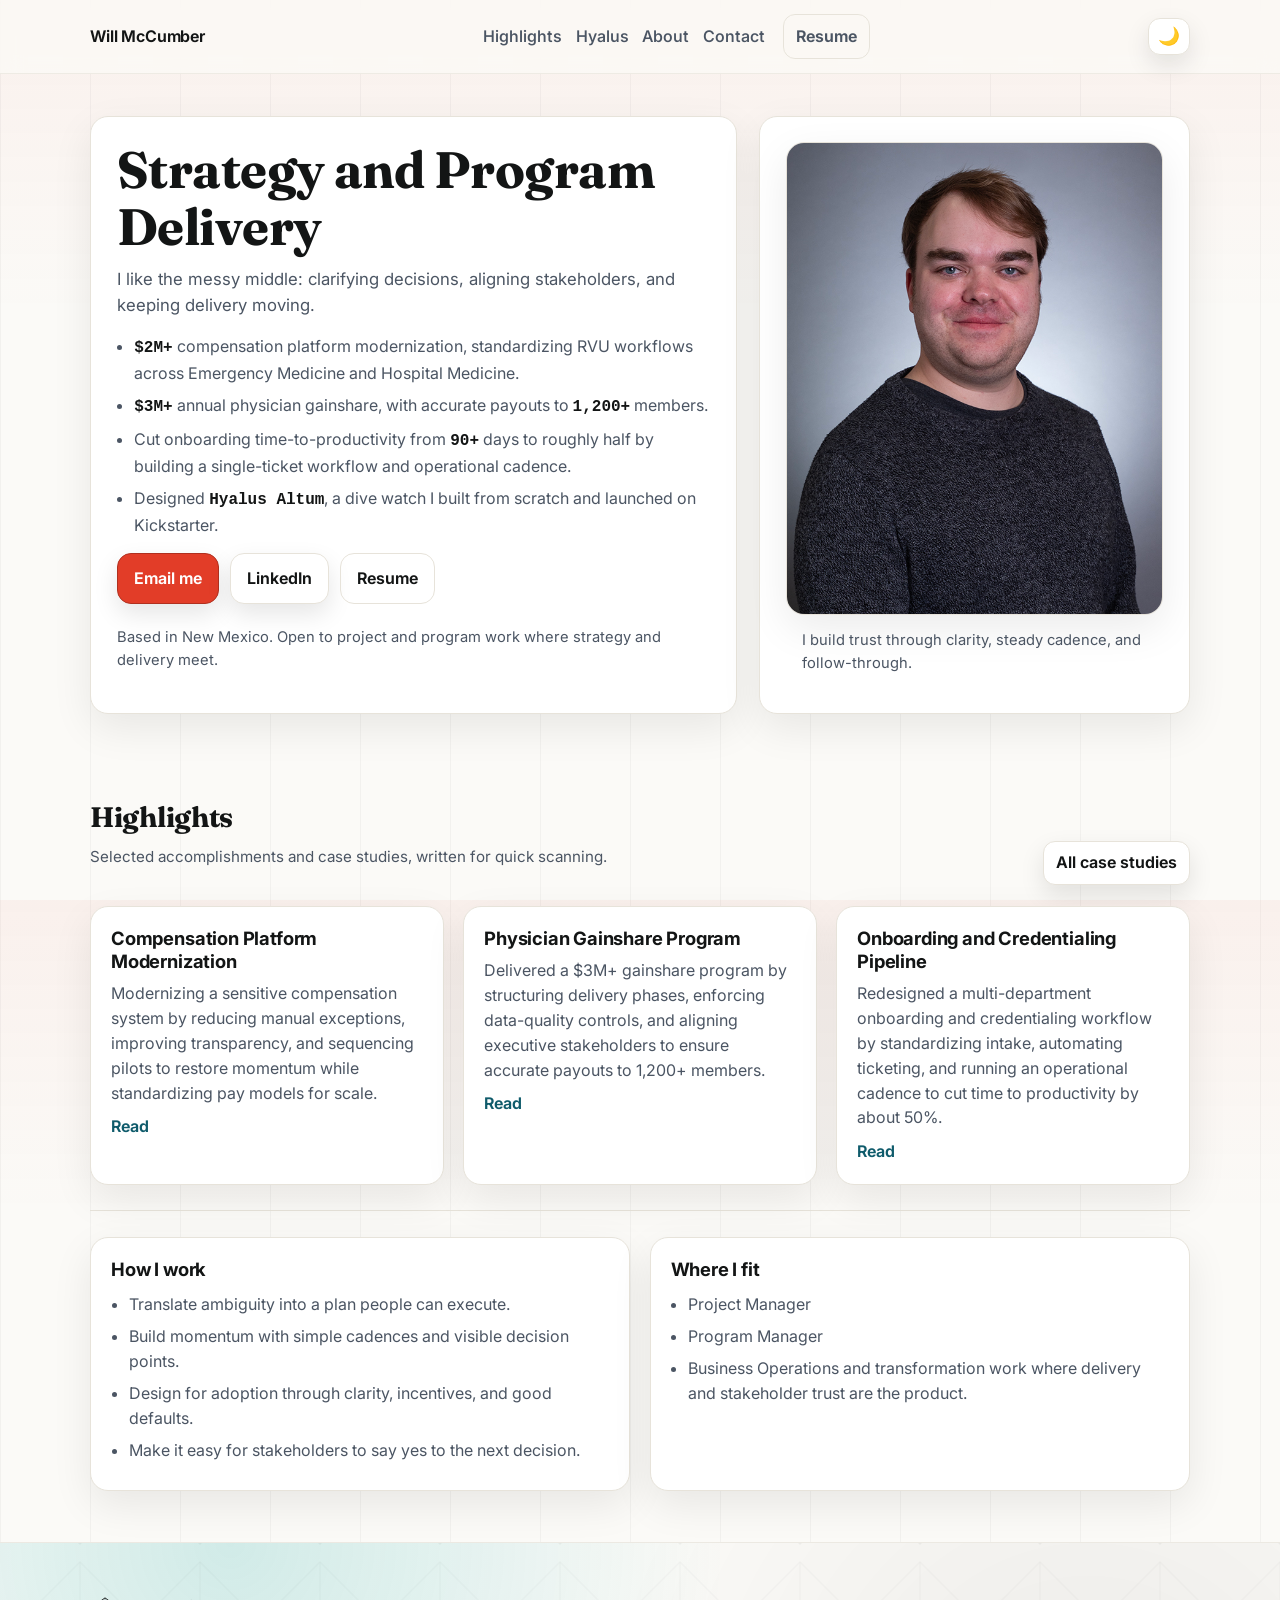
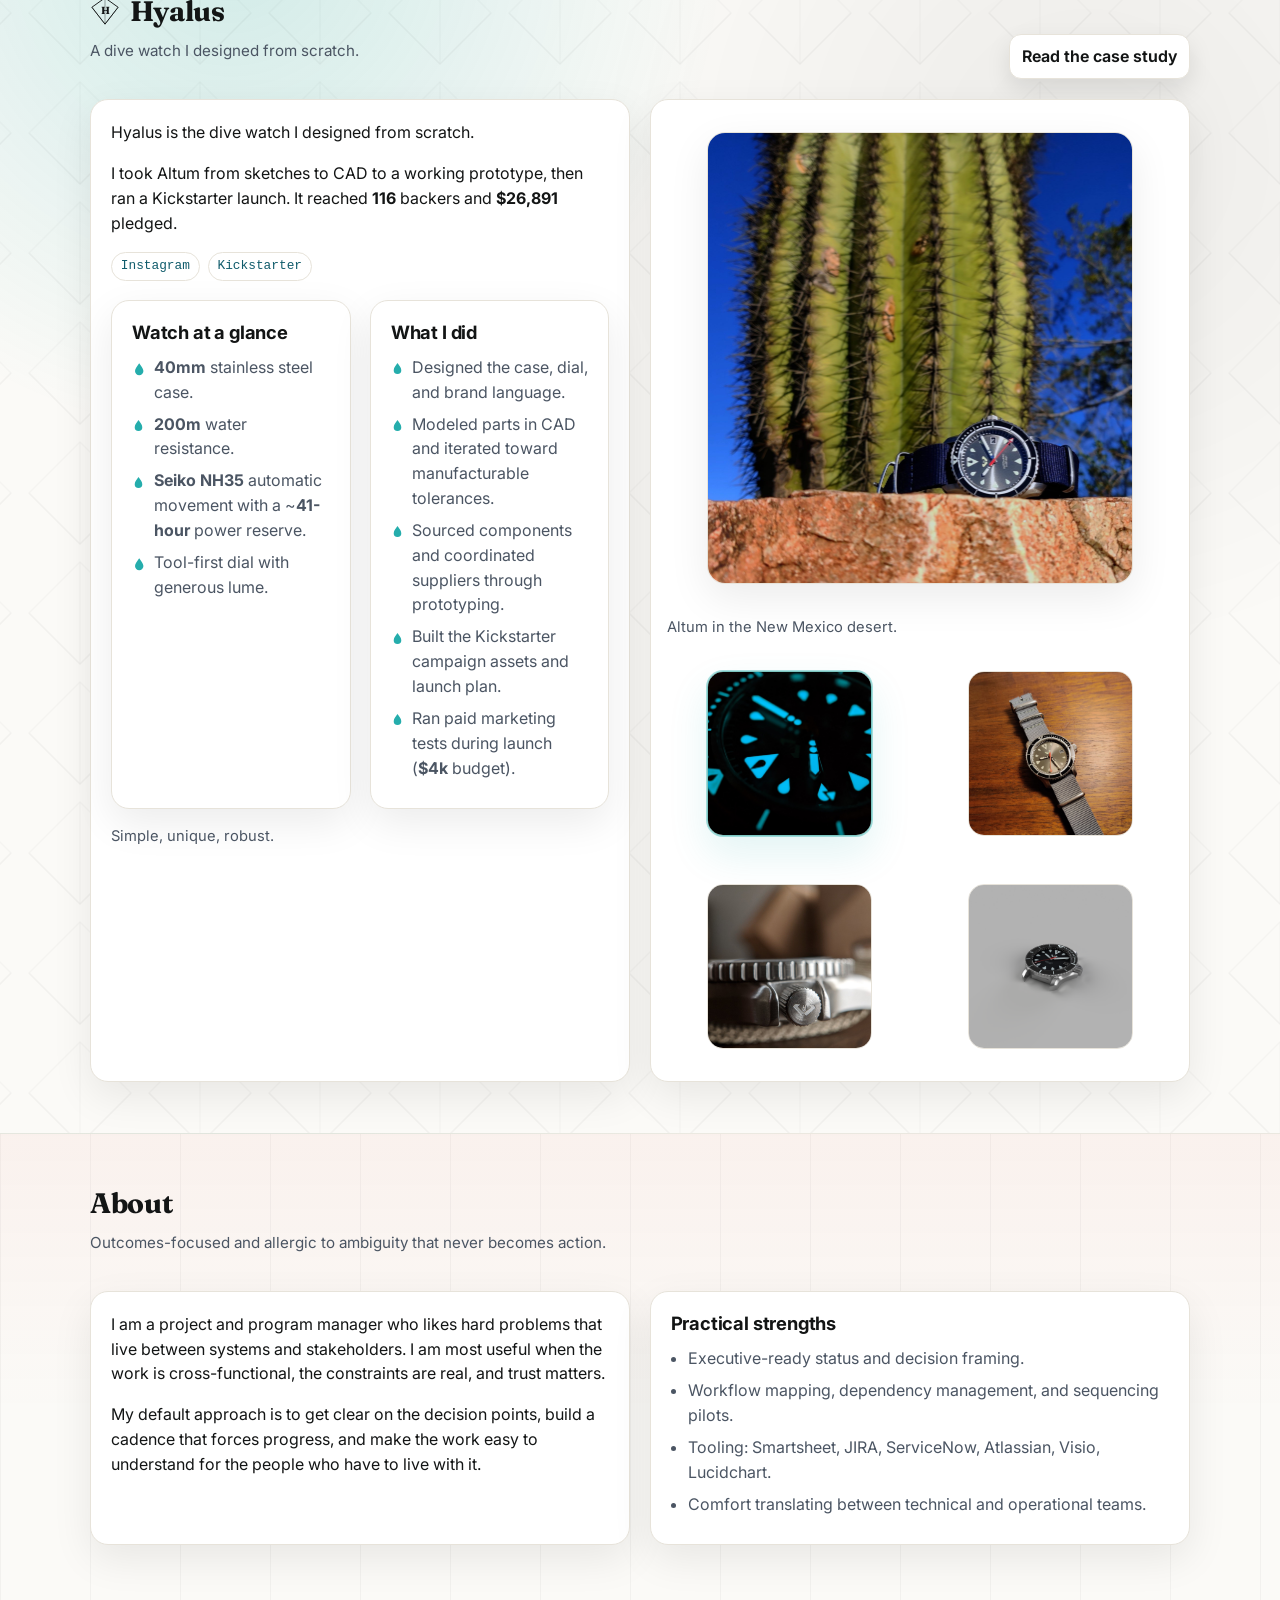
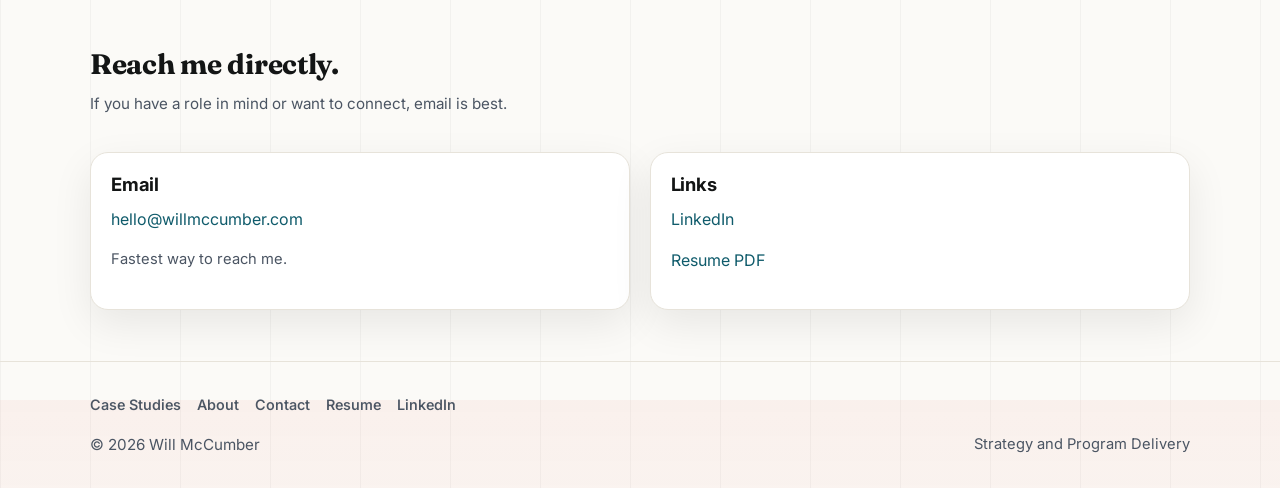
<file: index.html>
<!DOCTYPE html>
<html lang="en">
<head>
  <meta charset="utf-8" />
  <meta name="viewport" content="width=device-width, initial-scale=1" />
  <title>Will McCumber | Strategy and Program Delivery</title>
  <meta name="description" content="I like the messy middle: clarifying decisions, aligning stakeholders, and keeping delivery moving. Case studies and Hyalus, the dive watch I designed from scratch." />
  <meta name="author" content="Will McCumber" />
  <meta name="robots" content="index,follow" />
  <meta name="theme-color" content="#fbfaf7" />
  <link rel="canonical" href="https://www.willmccumber.com/" />

  <!-- Icons -->
  <link rel="icon" href="assets/favicon.ico" sizes="any">
  <link rel="icon" href="assets/icon.svg" type="image/svg+xml">
  <link rel="apple-touch-icon" href="assets/apple-touch-icon.png">
  <link rel="manifest" href="manifest.json">

  <!-- Open Graph -->
  <meta property="og:title" content="Will McCumber | Strategy and Program Delivery" />
  <meta property="og:description" content="I like the messy middle: clarifying decisions, aligning stakeholders, and keeping delivery moving. Case studies and Hyalus, the dive watch I designed from scratch." />
  <meta property="og:type" content="website" />
  <meta property="og:image" content="https://www.willmccumber.com/assets/og-image.png" />
  <meta property="og:url" content="https://www.willmccumber.com/" />

  <!-- Twitter Card -->
  <meta name="twitter:card" content="summary_large_image" />
  <meta name="twitter:title" content="Will McCumber | Strategy and Program Delivery" />
  <meta name="twitter:description" content="I like the messy middle: clarifying decisions, aligning stakeholders, and keeping delivery moving. Case studies and Hyalus, the dive watch I designed from scratch." />
  <meta name="twitter:image" content="https://www.willmccumber.com/assets/headshot.jpg" />

  <script type="application/ld+json">
{
  "@context": "https://schema.org",
  "@type": "Person",
  "name": "Will McCumber",
  "jobTitle": "Strategy and Program Delivery",
  "description": "Strategy and program delivery professional specializing in cross-functional transformation work, stakeholder alignment, and operational delivery.",
  "url": "https://www.willmccumber.com/",
  "image": "https://www.willmccumber.com/assets/og-image.png",
  "email": "hello@willmccumber.com",
  "address": {
    "@type": "PostalAddress",
    "addressRegion": "NM",
    "addressCountry": "US"
  },
  "knowsAbout": ["Program Management", "Project Management", "Business Operations", "Stakeholder Alignment", "Workflow Optimization"],
  "sameAs": [
    "https://www.linkedin.com/in/will-mccumber/"
  ]
}
  </script>

  <!-- Analytics -->
  <script src="https://cdn.counter.dev/script.js" data-id="87e6ac7b-272c-470d-b0e3-2a1204f4a0e0" data-utcoffset="-7" defer></script>

  <!-- Fonts -->
  <link rel="preconnect" href="https://fonts.googleapis.com">
  <link rel="preconnect" href="https://fonts.gstatic.com" crossorigin>
  <link href="https://fonts.googleapis.com/css2?family=Inter:wght@350;400;500;600;700;800&family=Fraunces:opsz,wght@9..144,500;9..144,650;9..144,750&display=swap" rel="stylesheet">

  <link rel="stylesheet" href="assets/site.css" />
</head>
<body>
<a class="skip-link" href="#main">Skip to content</a>

<header id="siteHeader" class="header">
  <div class="container header-inner">
    <a class="brand" href="index.html" aria-label="Home">
      <span class="brand-text">Will McCumber</span>
    </a>

    <div class="nav-links" id="navLinks">
      <nav class="nav" aria-label="Primary">
        <a href="#work">Highlights</a>
        <a href="#hyalus">Hyalus</a>
        <a href="#about">About</a>
        <a href="#contact">Contact</a>
        <a class="btn small ghost" href="assets/Will_McCumber_Resume.pdf" target="_blank" rel="noopener">Resume</a>
      </nav>
    </div>

    <button class="btn small icon theme-toggle" id="themeToggle" type="button" aria-label="Switch to dark mode">🌙</button>
    <button class="btn small icon nav-toggle" id="navToggle" type="button" aria-label="Toggle menu" aria-expanded="false">☰</button>
  </div>
</header>

<main id="main">
  <section class="hero" id="top">
    <div class="container hero-grid">
      <div class="card pad-lg">
        <h1>Strategy and Program Delivery</h1>
        <p class="lead">I like the messy middle: clarifying decisions, aligning stakeholders, and keeping delivery moving.</p>

        <ul class="list">
          <li><span class="metric">$2M+</span> compensation platform modernization, standardizing RVU workflows across Emergency Medicine and Hospital Medicine.</li>
          <li><span class="metric">$3M+</span> annual physician gainshare, with accurate payouts to <span class="metric">1,200+</span> members.</li>
          <li>Cut onboarding time-to-productivity from <span class="metric">90+</span> days to roughly half by building a single-ticket workflow and operational cadence.</li>
          <li>Designed <span class="metric">Hyalus Altum</span>, a dive watch I built from scratch and launched on Kickstarter.</li>
        </ul>

        <div class="btn-row">
          <a class="btn primary" href="mailto:hello@willmccumber.com">Email me</a>
          <a class="btn" href="https://www.linkedin.com/in/will-mccumber/" target="_blank" rel="noopener">LinkedIn</a>
          <a class="btn ghost" href="assets/Will_McCumber_Resume.pdf" target="_blank" rel="noopener">Resume</a>
        </div>

        <p class="note">Based in New Mexico. Open to project and program work where strategy and delivery meet.</p>
      </div>

      <div class="card pad-lg">
        <div class="media aspect-4-5">
          <img src="assets/headshot.jpg" alt="Headshot of Will McCumber" loading="eager" width="2316" height="2316" />
        </div>
        <div class="caption">
          <p class="caption-text">I build trust through clarity, steady cadence, and follow-through.</p>
        </div>
      </div>
    </div>
  </section>

  <section class="section" id="work">
    <div class="container">
      <div class="section-head">
        <div>
          <h2>Highlights</h2>
          <p class="sub">Selected accomplishments and case studies, written for quick scanning.</p>
        </div>
        <a class="btn small" href="case-studies/index.html">All case studies</a>
      </div>

      <div class="grid three">
        <article class="card pad cs-item">
          <h3>Compensation Platform Modernization</h3>
          <p class="desc">Modernizing a sensitive compensation system by reducing manual exceptions, improving transparency, and sequencing pilots to restore momentum while standardizing pay models for scale.</p>
          <div class="links">
            <a href="case-studies/envision-compensation-modernization.html">Read</a>
          </div>
        </article>

        <article class="card pad cs-item">
          <h3>Physician Gainshare Program</h3>
          <p class="desc">Delivered a $3M+ gainshare program by structuring delivery phases, enforcing data-quality controls, and aligning executive stakeholders to ensure accurate payouts to 1,200+ members.</p>
          <div class="links">
            <a href="case-studies/physician-gainshare-program.html">Read</a>
          </div>
        </article>

        <article class="card pad cs-item">
          <h3>Onboarding and Credentialing Pipeline</h3>
          <p class="desc">Redesigned a multi-department onboarding and credentialing workflow by standardizing intake, automating ticketing, and running an operational cadence to cut time to productivity by about 50%.</p>
          <div class="links">
            <a href="case-studies/onboarding-credentialing-pipeline.html">Read</a>
          </div>
        </article>
      </div>

      <hr class="sep" />

      <div class="grid two">
        <div class="card pad">
          <h3>How I work</h3>
          <ul class="list">
            <li>Translate ambiguity into a plan people can execute.</li>
            <li>Build momentum with simple cadences and visible decision points.</li>
            <li>Design for adoption through clarity, incentives, and good defaults.</li>
            <li>Make it easy for stakeholders to say yes to the next decision.</li>
          </ul>
        </div>

        <div class="card pad">
          <h3>Where I fit</h3>
          <ul class="list">
            <li>Project Manager</li>
            <li>Program Manager</li>
            <li>Business Operations and transformation work where delivery and stakeholder trust are the product.</li>
          </ul>
        </div>
      </div>
    </div>
  </section>

    <section class="section hyalus-section" id="hyalus">
    <div class="container">
      <div class="section-head">
        <div>
          <h2 class="hyalus-title"><span class="hyalus-icon" aria-hidden="true">
  <svg viewBox="0 0 64 64" fill="none" xmlns="http://www.w3.org/2000/svg">
    <path d="M32 4 L60 24 L32 60 L4 24 Z" stroke="currentColor" stroke-width="2"/>
    <path d="M32 4 L32 60" stroke="currentColor" stroke-width="1.5" opacity="0.55"/>
    <path d="M4 24 L32 60 L60 24" stroke="currentColor" stroke-width="1.5" opacity="0.55"/>
    <text x="32" y="39" text-anchor="middle" font-family="Fraunces, Georgia, serif" font-size="22" font-weight="700" fill="currentColor">H</text>
  </svg>
</span>Hyalus</h2>
          <p class="sub">A dive watch I designed from scratch.</p>
        </div>
        <a class="btn small" href="case-studies/hyalus-watch-build.html">Read the case study</a>
      </div>

      <div class="grid two">
        <div class="card pad">
          <p class="lead mt-0">Hyalus is the dive watch I designed from scratch.</p>
	          <p>I took Altum from sketches to CAD to a working prototype, then ran a Kickstarter launch. It reached <strong>116</strong> backers and <strong>$26,891</strong> pledged.</p>

          <div class="chips mt-sm">
            <a class="pill" href="https://www.instagram.com/hyalus.watches/" target="_blank" rel="noopener">Instagram</a>
            <a class="pill" href="https://www.kickstarter.com/projects/hyalus/hyalus-watches-project-altum" target="_blank" rel="noopener">Kickstarter</a>
          </div>

          <div class="grid two hyalus-facts mt-lg">
            <div class="card pad hyalus-fact">
              <h3 class="mt-0">Watch at a glance</h3>
              <ul class="list hyalus-list">
                <li><strong>40mm</strong> stainless steel case.</li>
                <li><strong>200m</strong> water resistance.</li>
                <li><strong>Seiko NH35</strong> automatic movement with a ~<strong>41-hour</strong> power reserve.</li>
                <li>Tool-first dial with generous lume.</li>
              </ul>
            </div>

            <div class="card pad hyalus-fact">
              <h3 class="mt-0">What I did</h3>
	              <ul class="list hyalus-list">
                <li>Designed the case, dial, and brand language.</li>
                <li>Modeled parts in CAD and iterated toward manufacturable tolerances.</li>
                <li>Sourced components and coordinated suppliers through prototyping.</li>
                <li>Built the Kickstarter campaign assets and launch plan.</li>
	                <li>Ran paid marketing tests during launch (<strong>$4k</strong> budget).</li>
              </ul>
            </div>
          </div>

          <p class="note mt-md">Simple, unique, robust.</p>
        </div>

        <div class="card hyalus-media-card">
          <div class="hyalus-media">
            <figure class="media hyalus-feature">
              <img src="assets/img/hyalus/cactus.jpg" alt="Hyalus watch in the New Mexico desert" loading="lazy" width="1699" height="1800" />
            </figure>
            <p class="note hyalus-caption">Altum in the New Mexico desert.</p>

            <div class="hyalus-grid" aria-label="Hyalus photo grid">
              <figure class="media glow">
                <img src="assets/img/hyalus/lume.jpg" alt="Hyalus watch lume photo" loading="lazy" width="1800" height="1350" />
              </figure>
              <figure class="media">
                <img src="assets/img/hyalus/watch-on-wood.jpg" alt="Hyalus watch on a wood surface" loading="lazy" width="1800" height="1799" />
              </figure>
              <figure class="media">
                <img src="assets/img/hyalus/crown-logo.jpg" alt="Hyalus crown macro with logo" loading="lazy" width="1600" height="1200" />
              </figure>
              <figure class="media">
                <img src="assets/img/hyalus/render-angle.png" alt="Hyalus CAD render" loading="lazy" width="1800" height="1800" />
              </figure>
            </div>
          </div>
        </div>
      </div>
    </div>
  </section>

  <section class="section" id="about">
    <div class="container">
      <div class="section-head">
        <div>
          <h2>About</h2>
          <p class="sub">Outcomes-focused and allergic to ambiguity that never becomes action.</p>
        </div>
      </div>

      <div class="grid two">
        <div class="card pad">
          <p class="mt-0">
            I am a project and program manager who likes hard problems that live between systems and stakeholders. I am most useful when the work is cross-functional, the constraints are real, and trust matters.
          </p>
          <p>
            My default approach is to get clear on the decision points, build a cadence that forces progress, and make the work easy to understand for the people who have to live with it.
          </p>
        </div>

        <div class="card pad">
          <h3 class="mt-0">Practical strengths</h3>
          <ul class="list">
            <li>Executive-ready status and decision framing.</li>
            <li>Workflow mapping, dependency management, and sequencing pilots.</li>
            <li>Tooling: Smartsheet, JIRA, ServiceNow, Atlassian, Visio, Lucidchart.</li>
            <li>Comfort translating between technical and operational teams.</li>
          </ul>
        </div>
      </div>
    </div>
  </section>

  <section class="section" id="contact">
    <div class="container">
      <div class="section-head">
        <div>
          <h2>Reach me directly.</h2>
          <p class="sub">If you have a role in mind or want to connect, email is best.</p>
        </div>
      </div>

      <div class="grid two">
        <div class="card pad">
          <h3 class="mt-0">Email</h3>
          <p><a href="mailto:hello@willmccumber.com">hello@willmccumber.com</a></p>
          <p class="note">Fastest way to reach me.</p>
        </div>

        <div class="card pad">
          <h3 class="mt-0">Links</h3>
          <p><a href="https://www.linkedin.com/in/will-mccumber/" target="_blank" rel="noopener">LinkedIn</a></p>
          <p><a href="assets/Will_McCumber_Resume.pdf" target="_blank" rel="noopener">Resume PDF</a></p>
        </div>
      </div>
    </div>
  </section>
</main>

<footer class="footer">
  <div class="container">
    <div class="footer-nav">
      <a href="case-studies/index.html">Case Studies</a>
      <a href="#about">About</a>
      <a href="#contact">Contact</a>
      <a href="assets/Will_McCumber_Resume.pdf" target="_blank" rel="noopener">Resume</a>
      <a href="https://www.linkedin.com/in/will-mccumber/" target="_blank" rel="noopener">LinkedIn</a>
    </div>
    <div class="row">
      <div>&copy; <span id="y"></span> Will McCumber</div>
      <div class="note">Strategy and Program Delivery</div>
    </div>
  </div>
</footer>

<button class="btn small icon back-to-top" id="topBtn" aria-label="Back to top">&#8593;</button>
<script src="assets/site.js" defer></script>
</body>
</html>
</file>
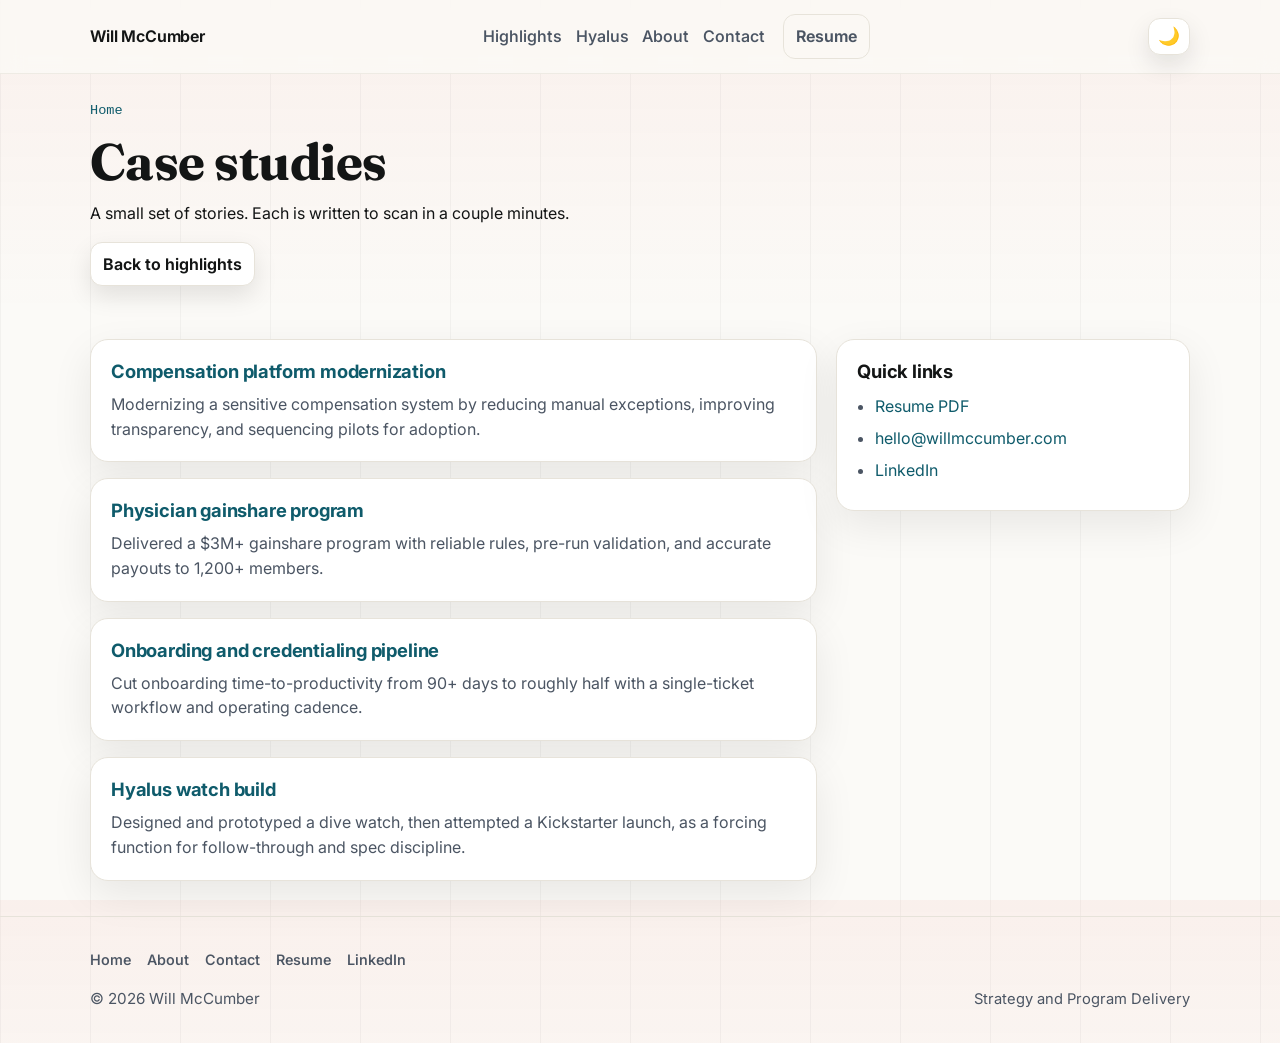
<file: case-studies/index.html>
<!DOCTYPE html>
<html lang="en">
<head>
  <meta charset="utf-8" />
  <meta name="viewport" content="width=device-width, initial-scale=1" />
  <title>Case studies | Will McCumber</title>
  <meta name="description" content="Decision-oriented case studies from enterprise transformation work and a personal Hyalus build." />
  <meta name="author" content="Will McCumber" />
  <meta name="robots" content="index,follow" />
  <meta name="theme-color" content="#fbfaf7" />
  <link rel="canonical" href="https://www.willmccumber.com/case-studies/" />

  <!-- Icons -->
  <link rel="icon" href="../assets/favicon.ico" sizes="any">
  <link rel="icon" href="../assets/icon.svg" type="image/svg+xml">
  <link rel="apple-touch-icon" href="../assets/apple-touch-icon.png">
  <link rel="manifest" href="../manifest.json">

  <!-- Open Graph -->
  <meta property="og:title" content="Case studies | Will McCumber" />
  <meta property="og:description" content="Decision-oriented case studies from enterprise transformation work and a personal Hyalus build." />
  <meta property="og:type" content="website" />
  <meta property="og:image" content="https://www.willmccumber.com/assets/headshot.jpg" />
  <meta property="og:url" content="https://www.willmccumber.com/case-studies/" />

  <!-- Twitter Card -->
  <meta name="twitter:card" content="summary_large_image" />
  <meta name="twitter:title" content="Case studies | Will McCumber" />
  <meta name="twitter:description" content="Decision-oriented case studies from enterprise transformation work and a personal Hyalus build." />
  <meta name="twitter:image" content="https://www.willmccumber.com/assets/headshot.jpg" />

  <!-- Analytics -->
  <script src="https://cdn.counter.dev/script.js" data-id="87e6ac7b-272c-470d-b0e3-2a1204f4a0e0" data-utcoffset="-7" defer></script>

  <!-- Fonts -->
  <link rel="preconnect" href="https://fonts.googleapis.com">
  <link rel="preconnect" href="https://fonts.gstatic.com" crossorigin>
  <link href="https://fonts.googleapis.com/css2?family=Inter:wght@350;400;500;600;700;800&family=Fraunces:opsz,wght@9..144,500;9..144,650;9..144,750&display=swap" rel="stylesheet">

  <link rel="stylesheet" href="../assets/site.css" />
</head>
<body>
<a class="skip-link" href="#main">Skip to content</a>
<header id="siteHeader" class="header">
  <div class="container header-inner">
    <a class="brand" href="../index.html" aria-label="Home">
      <span class="brand-text">Will McCumber</span>
    </a>

    <div class="nav-links" id="navLinks">
      <nav class="nav" aria-label="Primary">
        <a href="../index.html#work">Highlights</a>
        <a href="../index.html#hyalus">Hyalus</a>
        <a href="../index.html#about">About</a>
        <a href="../index.html#contact">Contact</a>
        <a class="btn small ghost" href="../assets/Will_McCumber_Resume.pdf" target="_blank" rel="noopener">Resume</a>
      </nav>
    </div>

    <button class="btn small icon theme-toggle" id="themeToggle" type="button" aria-label="Switch to dark mode">🌙</button>
    <button class="btn small icon nav-toggle" id="navToggle" type="button" aria-label="Toggle menu" aria-expanded="false">☰</button>
  </div>
</header>
<main id="main">
  <section class="page-hero">
    <div class="container">
      <div class="breadcrumbs"><a href="../index.html">Home</a></div>
      <h1>Case studies</h1>
      <p class="lead">A small set of stories. Each is written to scan in a couple minutes.</p>
      <div class="btn-row">
        <a class="btn small" href="../index.html#work">Back to highlights</a>
      </div>
    </div>
  </section>

  <section class="section tight">
    <div class="container">
      <div class="grid">
        <div class="col-8">
          <div class="card pad cs-item">
            <h3><a href="envision-compensation-modernization.html">Compensation platform modernization</a></h3>
            <p class="desc">Modernizing a sensitive compensation system by reducing manual exceptions, improving transparency, and sequencing pilots for adoption.</p>
          </div>

          <div class="card pad cs-item mt-md">
            <h3><a href="physician-gainshare-program.html">Physician gainshare program</a></h3>
            <p class="desc">Delivered a $3M+ gainshare program with reliable rules, pre-run validation, and accurate payouts to 1,200+ members.</p>
          </div>

          <div class="card pad cs-item mt-md">
            <h3><a href="onboarding-credentialing-pipeline.html">Onboarding and credentialing pipeline</a></h3>
            <p class="desc">Cut onboarding time-to-productivity from 90+ days to roughly half with a single-ticket workflow and operating cadence.</p>
          </div>

          <div class="card pad cs-item mt-md">
            <h3><a href="hyalus-watch-build.html">Hyalus watch build</a></h3>
            <p class="desc">Designed and prototyped a dive watch, then attempted a Kickstarter launch, as a forcing function for follow-through and spec discipline.</p>
          </div>
        </div>

        <aside class="col-4">
          <div class="card pad">
            <h3 class="mt-0">Quick links</h3>
            <ul class="list">
              <li><a href="../assets/Will_McCumber_Resume.pdf" target="_blank" rel="noopener">Resume PDF</a></li>
              <li><a href="mailto:hello@willmccumber.com">hello@willmccumber.com</a></li>
              <li><a href="https://www.linkedin.com/in/will-mccumber/" target="_blank" rel="noopener">LinkedIn</a></li>
            </ul>
          </div>
        </aside>
      </div>
    </div>
  </section>
</main>
<footer class="footer">
  <div class="container">
    <div class="footer-nav">
      <a href="../index.html">Home</a>
      <a href="../index.html#about">About</a>
      <a href="../index.html#contact">Contact</a>
      <a href="../assets/Will_McCumber_Resume.pdf" target="_blank" rel="noopener">Resume</a>
      <a href="https://www.linkedin.com/in/will-mccumber/" target="_blank" rel="noopener">LinkedIn</a>
    </div>
    <div class="row">
      <div>&copy; <span id="y"></span> Will McCumber</div>
      <div class="note">Strategy and Program Delivery</div>
    </div>
  </div>
</footer>

<button class="btn small icon back-to-top" id="topBtn" aria-label="Back to top">&#8593;</button>
<script src="../assets/site.js" defer></script>
</body>
</html>
</file>
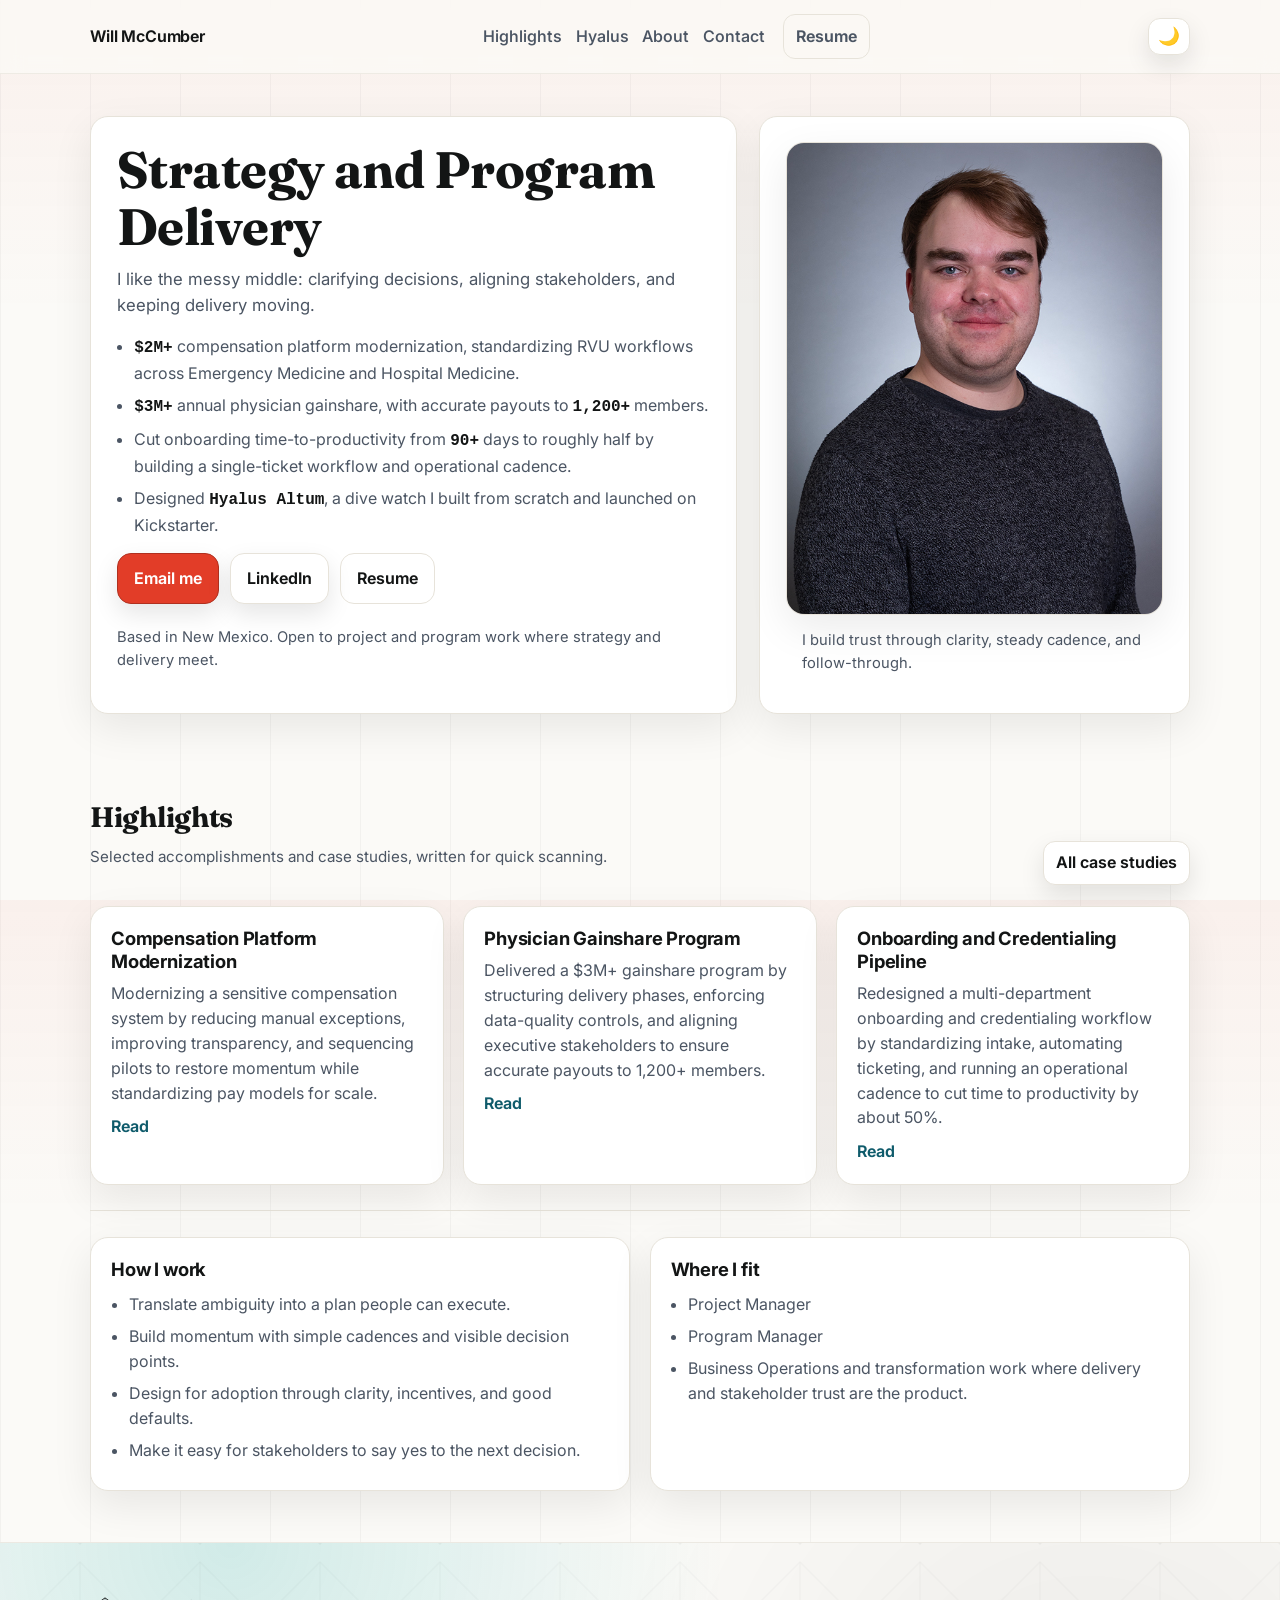
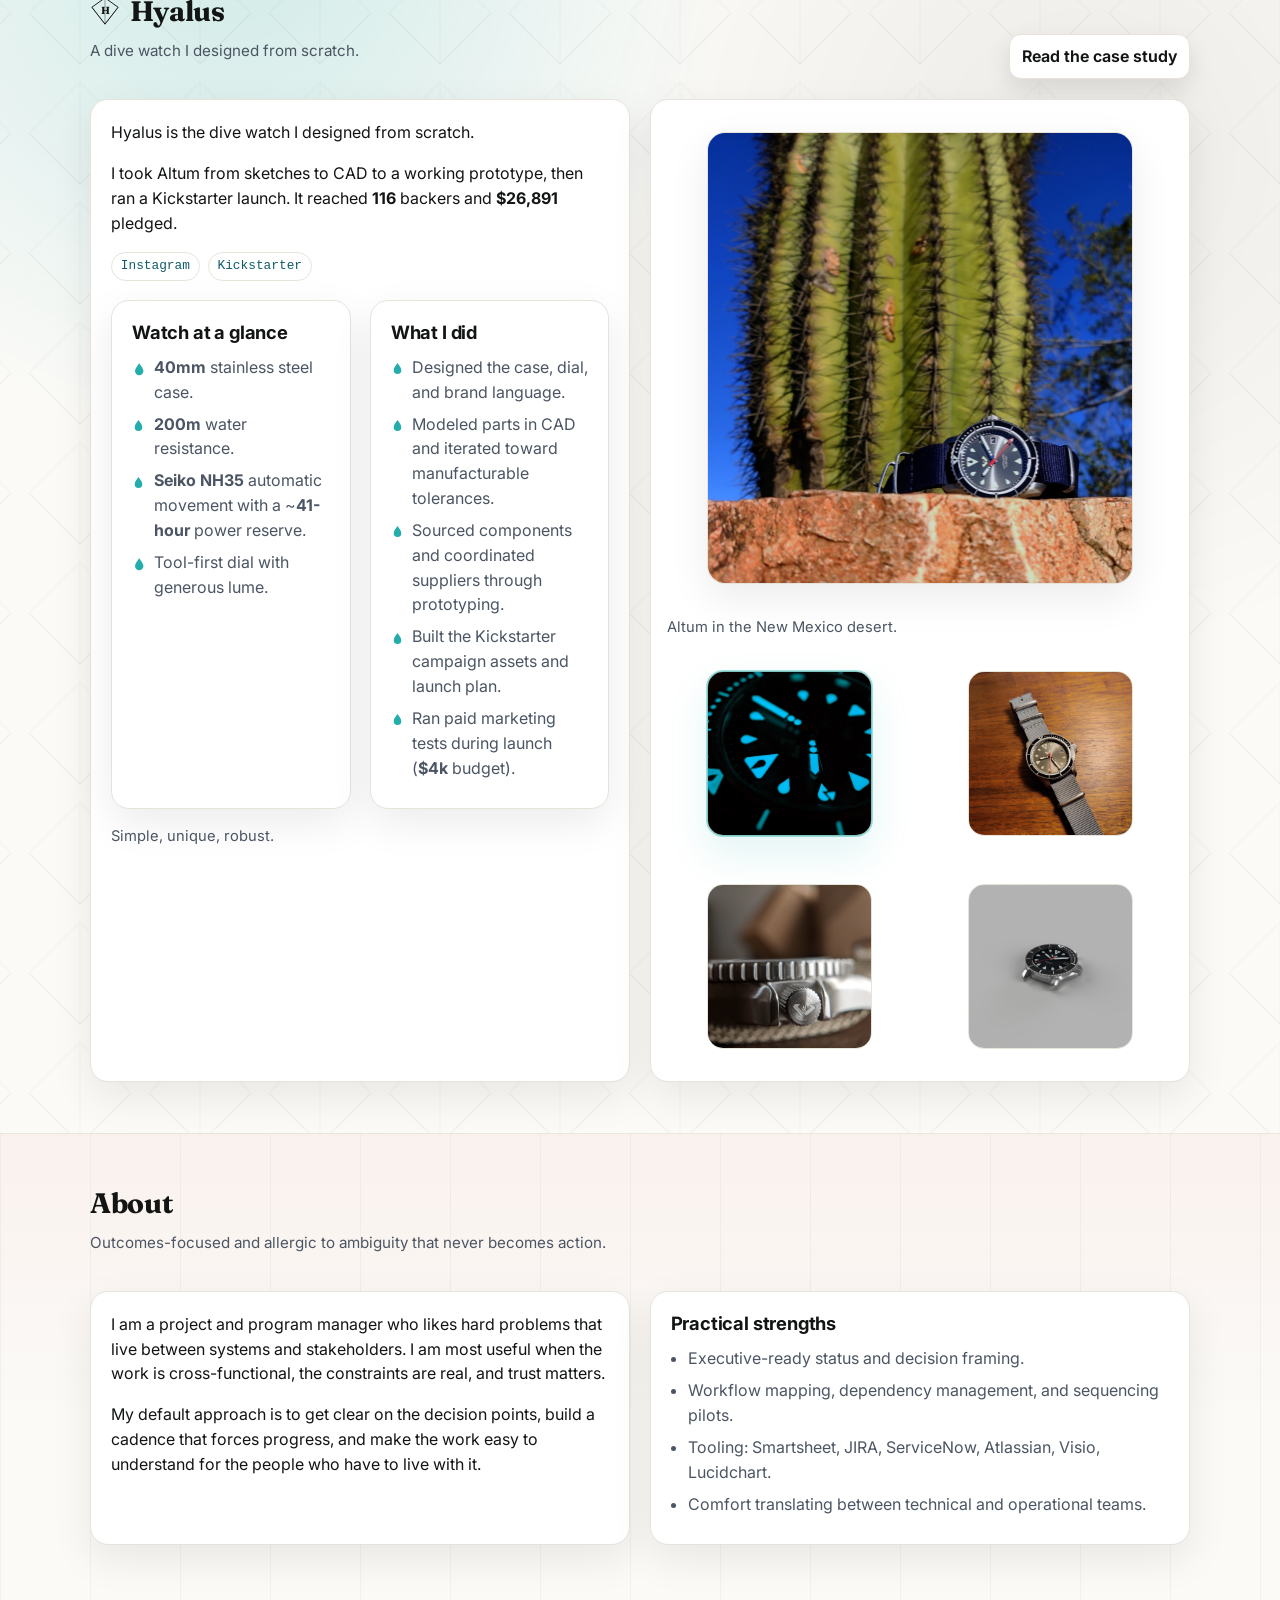
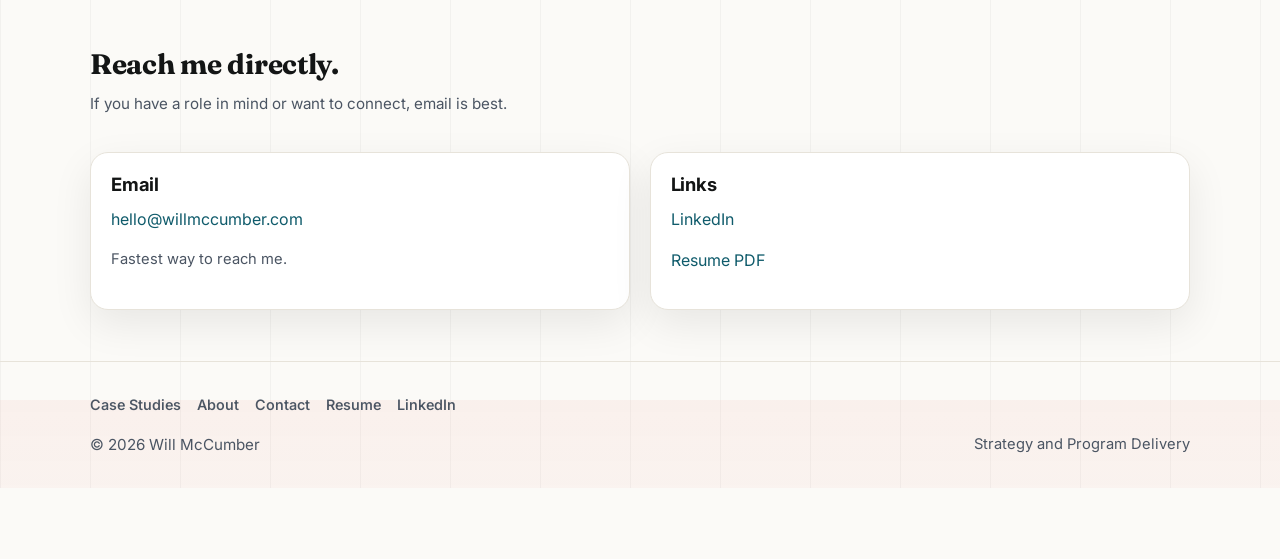
<file: start-here.html>
<!DOCTYPE html>
<html lang="en">
<head>
  <meta charset="utf-8" />
  <title>Redirecting | Will McCumber</title>
  <meta name="robots" content="noindex,follow" />
  <link rel="canonical" href="https://www.willmccumber.com/" />
  <meta http-equiv="refresh" content="0; url=index.html" />
</head>
<body>
  <p>Redirecting&hellip; <a href="index.html">Go to homepage</a>.</p>
</body>
</html>
</file>
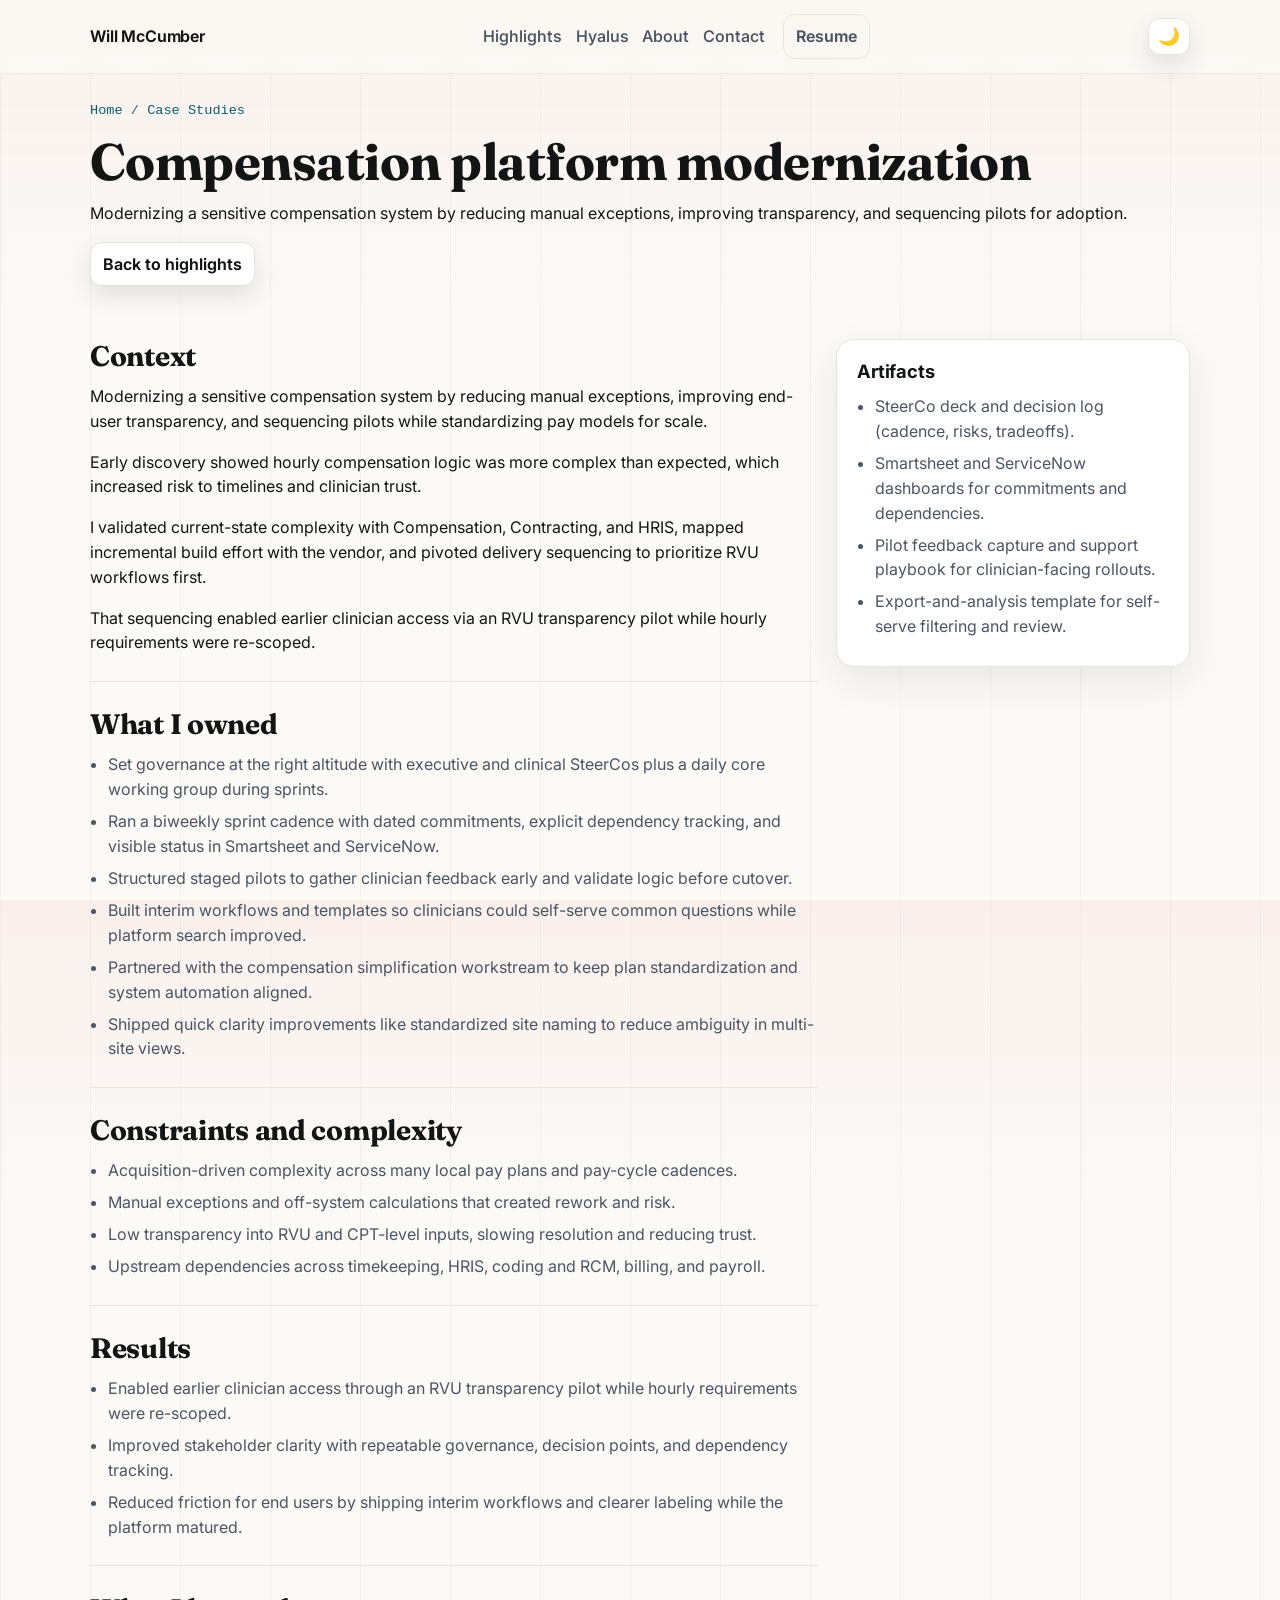
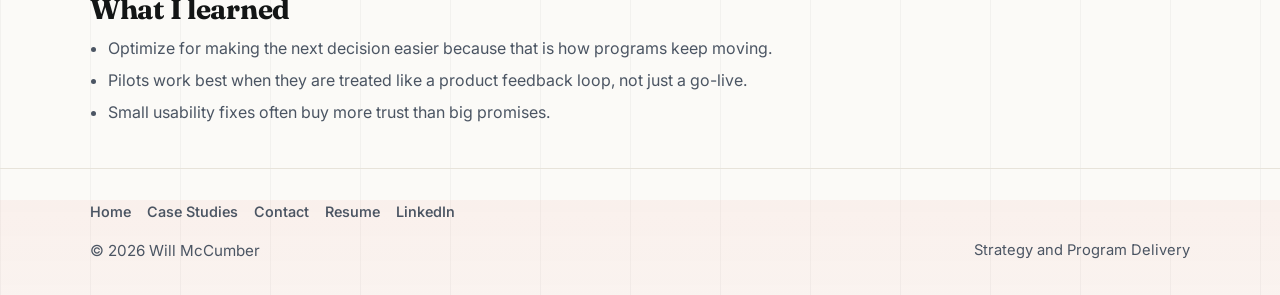
<file: case-studies/envision-compensation-modernization.html>
<!DOCTYPE html>
<html lang="en">
<head>
  <meta charset="utf-8" />
  <meta name="viewport" content="width=device-width, initial-scale=1" />
  <title>Compensation platform modernization | Will McCumber</title>
  <meta name="description" content="Case study: modernizing a compensation system by reducing exceptions, improving transparency, and sequencing pilots for adoption." />
  <meta name="author" content="Will McCumber" />
  <meta name="robots" content="index,follow" />
  <meta name="theme-color" content="#fbfaf7" />
  <link rel="canonical" href="https://www.willmccumber.com/case-studies/envision-compensation-modernization.html" />

  <!-- Icons -->
  <link rel="icon" href="../assets/favicon.ico" sizes="any">
  <link rel="icon" href="../assets/icon.svg" type="image/svg+xml">
  <link rel="apple-touch-icon" href="../assets/apple-touch-icon.png">
  <link rel="manifest" href="../manifest.json">

  <!-- Open Graph -->
  <meta property="og:title" content="Compensation platform modernization | Will McCumber" />
  <meta property="og:description" content="Case study: modernizing a compensation system by reducing exceptions, improving transparency, and sequencing pilots for adoption." />
  <meta property="og:type" content="website" />
  <meta property="og:image" content="https://www.willmccumber.com/assets/headshot.jpg" />
  <meta property="og:url" content="https://www.willmccumber.com/case-studies/envision-compensation-modernization.html" />

  <!-- Twitter Card -->
  <meta name="twitter:card" content="summary_large_image" />
  <meta name="twitter:title" content="Compensation platform modernization | Will McCumber" />
  <meta name="twitter:description" content="Case study: modernizing a compensation system by reducing exceptions, improving transparency, and sequencing pilots for adoption." />
  <meta name="twitter:image" content="https://www.willmccumber.com/assets/headshot.jpg" />

  <script type="application/ld+json">
{
  "@context": "https://schema.org",
  "@type": "BreadcrumbList",
  "itemListElement": [
    {"@type": "ListItem", "position": 1, "name": "Home", "item": "https://www.willmccumber.com/"},
    {"@type": "ListItem", "position": 2, "name": "Case Studies", "item": "https://www.willmccumber.com/case-studies/"},
    {"@type": "ListItem", "position": 3, "name": "Compensation Platform Modernization"}
  ]
}
  </script>

  <!-- Analytics -->
  <script src="https://cdn.counter.dev/script.js" data-id="87e6ac7b-272c-470d-b0e3-2a1204f4a0e0" data-utcoffset="-7" defer></script>

  <!-- Fonts -->
  <link rel="preconnect" href="https://fonts.googleapis.com">
  <link rel="preconnect" href="https://fonts.gstatic.com" crossorigin>
  <link href="https://fonts.googleapis.com/css2?family=Inter:wght@350;400;500;600;700;800&family=Fraunces:opsz,wght@9..144,500;9..144,650;9..144,750&display=swap" rel="stylesheet">

  <link rel="stylesheet" href="../assets/site.css" />
</head>
<body>
<a class="skip-link" href="#main">Skip to content</a>
<header id="siteHeader" class="header">
  <div class="container header-inner">
    <a class="brand" href="../index.html" aria-label="Home">
      <span class="brand-text">Will McCumber</span>
    </a>

    <div class="nav-links" id="navLinks">
      <nav class="nav" aria-label="Primary">
        <a href="../index.html#work">Highlights</a>
        <a href="../index.html#hyalus">Hyalus</a>
        <a href="../index.html#about">About</a>
        <a href="../index.html#contact">Contact</a>
        <a class="btn small ghost" href="../assets/Will_McCumber_Resume.pdf" target="_blank" rel="noopener">Resume</a>
      </nav>
    </div>

    <button class="btn small icon theme-toggle" id="themeToggle" type="button" aria-label="Switch to dark mode">🌙</button>
    <button class="btn small icon nav-toggle" id="navToggle" type="button" aria-label="Toggle menu" aria-expanded="false">☰</button>
  </div>
</header>
<main id="main">
  <section class="page-hero">
    <div class="container">
      <div class="breadcrumbs"><a href="../index.html">Home</a> / <a href="index.html">Case Studies</a></div>
      <h1>Compensation platform modernization</h1>
      <p class="lead">Modernizing a sensitive compensation system by reducing manual exceptions, improving transparency, and sequencing pilots for adoption.</p>
      <div class="btn-row">
        <a class="btn small" href="../index.html#work">Back to highlights</a>
      </div>
    </div>
  </section>

  <section class="section tight">
    <div class="container">
      <div class="grid">
        <div class="col-8">
          <h2>Context</h2>
          <p>Modernizing a sensitive compensation system by reducing manual exceptions, improving end-user transparency, and sequencing pilots while standardizing pay models for scale.</p>
<p>Early discovery showed hourly compensation logic was more complex than expected, which increased risk to timelines and clinician trust.</p>
<p>I validated current-state complexity with Compensation, Contracting, and HRIS, mapped incremental build effort with the vendor, and pivoted delivery sequencing to prioritize RVU workflows first.</p>
<p>That sequencing enabled earlier clinician access via an RVU transparency pilot while hourly requirements were re-scoped.</p>

          <hr class="sep" />

          <h2>What I owned</h2>
          <ul class="list">
            <li>Set governance at the right altitude with executive and clinical SteerCos plus a daily core working group during sprints.</li>
<li>Ran a biweekly sprint cadence with dated commitments, explicit dependency tracking, and visible status in Smartsheet and ServiceNow.</li>
<li>Structured staged pilots to gather clinician feedback early and validate logic before cutover.</li>
<li>Built interim workflows and templates so clinicians could self-serve common questions while platform search improved.</li>
<li>Partnered with the compensation simplification workstream to keep plan standardization and system automation aligned.</li>
<li>Shipped quick clarity improvements like standardized site naming to reduce ambiguity in multi-site views.</li>
          </ul>

          <hr class="sep" />

          <h2>Constraints and complexity</h2>
          <ul class="list">
            <li>Acquisition-driven complexity across many local pay plans and pay-cycle cadences.</li>
<li>Manual exceptions and off-system calculations that created rework and risk.</li>
<li>Low transparency into RVU and CPT-level inputs, slowing resolution and reducing trust.</li>
<li>Upstream dependencies across timekeeping, HRIS, coding and RCM, billing, and payroll.</li>
          </ul>

          <hr class="sep" />

          <h2>Results</h2>
          <ul class="list">
            <li>Enabled earlier clinician access through an RVU transparency pilot while hourly requirements were re-scoped.</li>
<li>Improved stakeholder clarity with repeatable governance, decision points, and dependency tracking.</li>
<li>Reduced friction for end users by shipping interim workflows and clearer labeling while the platform matured.</li>
          </ul>

          <hr class="sep" />

          <h2>What I learned</h2>
          <ul class="list">
            <li>Optimize for making the next decision easier because that is how programs keep moving.</li>
<li>Pilots work best when they are treated like a product feedback loop, not just a go-live.</li>
<li>Small usability fixes often buy more trust than big promises.</li>
          </ul>

          
        </div>

        <aside class="col-4">
          <div class="card pad">
            <h3 class="mt-0">Artifacts</h3>
            <ul class="list">
              <li>SteerCo deck and decision log (cadence, risks, tradeoffs).</li>
<li>Smartsheet and ServiceNow dashboards for commitments and dependencies.</li>
<li>Pilot feedback capture and support playbook for clinician-facing rollouts.</li>
<li>Export-and-analysis template for self-serve filtering and review.</li>
            </ul>
          </div>
        </aside>
      </div>
    </div>
  </section>
</main>
<footer class="footer">
  <div class="container">
    <div class="footer-nav">
      <a href="../index.html">Home</a>
      <a href="index.html">Case Studies</a>
      <a href="../index.html#contact">Contact</a>
      <a href="../assets/Will_McCumber_Resume.pdf" target="_blank" rel="noopener">Resume</a>
      <a href="https://www.linkedin.com/in/will-mccumber/" target="_blank" rel="noopener">LinkedIn</a>
    </div>
    <div class="row">
      <div>&copy; <span id="y"></span> Will McCumber</div>
      <div class="note">Strategy and Program Delivery</div>
    </div>
  </div>
</footer>

<button class="btn small icon back-to-top" id="topBtn" aria-label="Back to top">&#8593;</button>
<script src="../assets/site.js" defer></script>
</body>
</html>
</file>
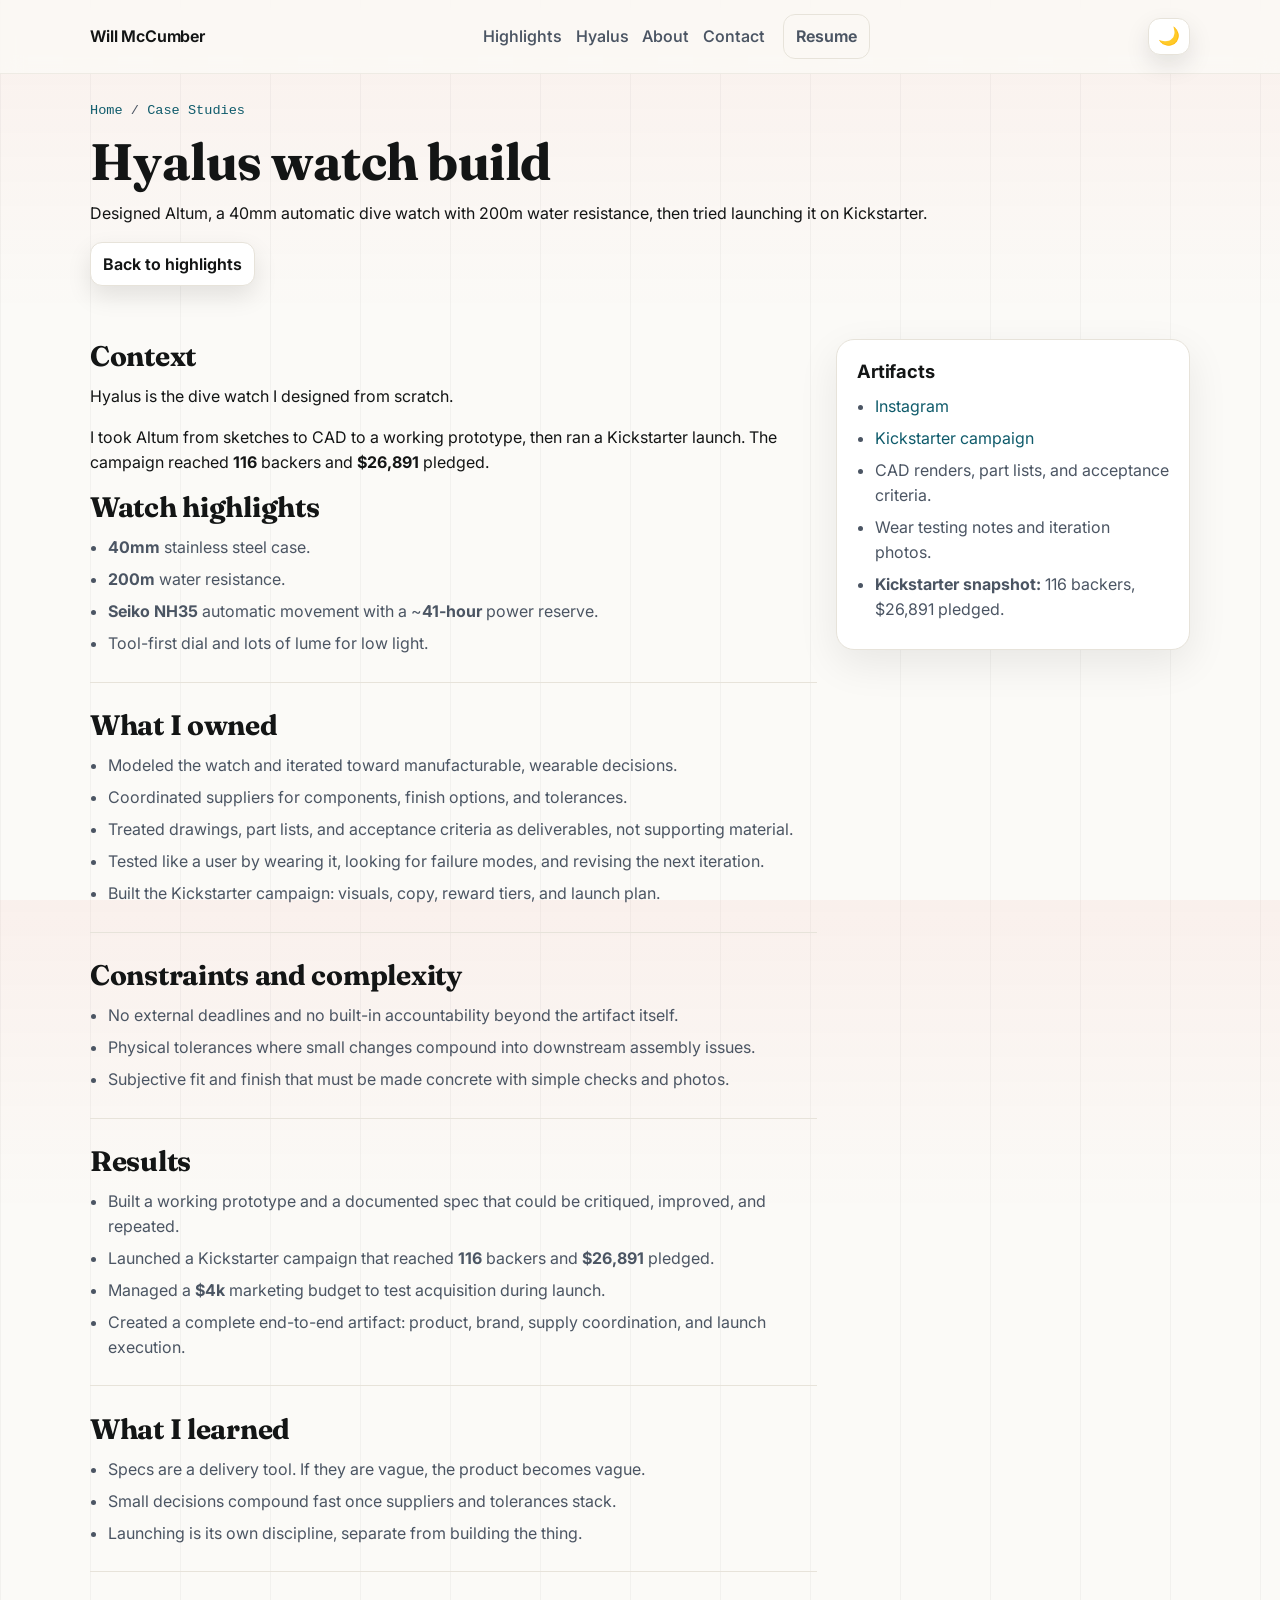
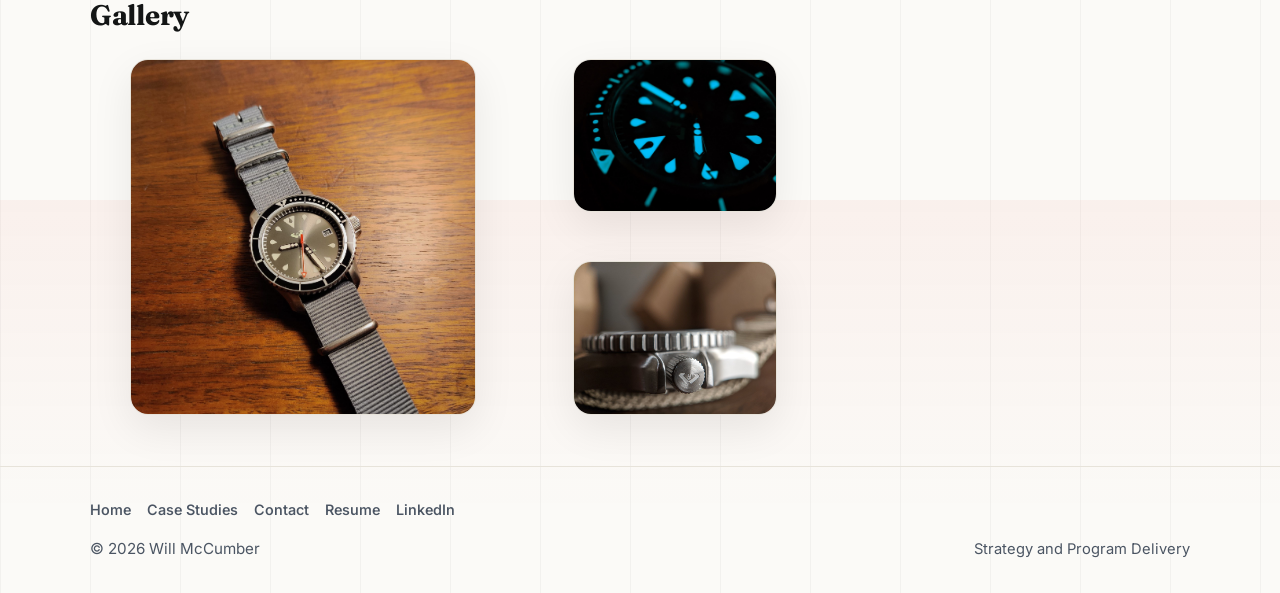
<file: case-studies/hyalus-watch-build.html>
<!DOCTYPE html>
<html lang="en">
<head>
  <meta charset="utf-8" />
  <meta name="viewport" content="width=device-width, initial-scale=1" />
  <title>Hyalus watch build | Will McCumber</title>
  <meta name="description" content="Case study: designing a dive watch from scratch, coordinating suppliers through prototyping, and launching a Kickstarter campaign." />
  <meta name="author" content="Will McCumber" />
  <meta name="robots" content="index,follow" />
  <meta name="theme-color" content="#fbfaf7" />
  <link rel="canonical" href="https://www.willmccumber.com/case-studies/hyalus-watch-build.html" />

  <!-- Icons -->
  <link rel="icon" href="../assets/favicon.ico" sizes="any">
  <link rel="icon" href="../assets/icon.svg" type="image/svg+xml">
  <link rel="apple-touch-icon" href="../assets/apple-touch-icon.png">
  <link rel="manifest" href="../manifest.json">

  <!-- Open Graph -->
  <meta property="og:title" content="Hyalus watch build | Will McCumber" />
  <meta property="og:description" content="Case study: designing a dive watch from scratch, coordinating suppliers through prototyping, and launching a Kickstarter campaign." />
  <meta property="og:type" content="website" />
  <meta property="og:image" content="https://www.willmccumber.com/assets/headshot.jpg" />
  <meta property="og:url" content="https://www.willmccumber.com/case-studies/hyalus-watch-build.html" />

  <!-- Twitter Card -->
  <meta name="twitter:card" content="summary_large_image" />
  <meta name="twitter:title" content="Hyalus watch build | Will McCumber" />
  <meta name="twitter:description" content="Case study: designing a dive watch from scratch, coordinating suppliers through prototyping, and launching a Kickstarter campaign." />
  <meta name="twitter:image" content="https://www.willmccumber.com/assets/headshot.jpg" />

  <script type="application/ld+json">
{
  "@context": "https://schema.org",
  "@type": "BreadcrumbList",
  "itemListElement": [
    {"@type": "ListItem", "position": 1, "name": "Home", "item": "https://www.willmccumber.com/"},
    {"@type": "ListItem", "position": 2, "name": "Case Studies", "item": "https://www.willmccumber.com/case-studies/"},
    {"@type": "ListItem", "position": 3, "name": "Hyalus Watch Build"}
  ]
}
  </script>

  <!-- Analytics -->
  <script src="https://cdn.counter.dev/script.js" data-id="87e6ac7b-272c-470d-b0e3-2a1204f4a0e0" data-utcoffset="-7" defer></script>

  <!-- Fonts -->
  <link rel="preconnect" href="https://fonts.googleapis.com">
  <link rel="preconnect" href="https://fonts.gstatic.com" crossorigin>
  <link href="https://fonts.googleapis.com/css2?family=Inter:wght@350;400;500;600;700;800&family=Fraunces:opsz,wght@9..144,500;9..144,650;9..144,750&display=swap" rel="stylesheet">

  <link rel="stylesheet" href="../assets/site.css" />
</head>
<body>
<a class="skip-link" href="#main">Skip to content</a>
<header id="siteHeader" class="header">
  <div class="container header-inner">
    <a class="brand" href="../index.html" aria-label="Home">
      <span class="brand-text">Will McCumber</span>
    </a>

    <div class="nav-links" id="navLinks">
      <nav class="nav" aria-label="Primary">
        <a href="../index.html#work">Highlights</a>
        <a href="../index.html#hyalus">Hyalus</a>
        <a href="../index.html#about">About</a>
        <a href="../index.html#contact">Contact</a>
        <a class="btn small ghost" href="../assets/Will_McCumber_Resume.pdf" target="_blank" rel="noopener">Resume</a>
      </nav>
    </div>

    <button class="btn small icon theme-toggle" id="themeToggle" type="button" aria-label="Switch to dark mode">🌙</button>
    <button class="btn small icon nav-toggle" id="navToggle" type="button" aria-label="Toggle menu" aria-expanded="false">☰</button>
  </div>
</header>
<main id="main">
  <section class="page-hero">
    <div class="container">
      <div class="breadcrumbs"><a href="../index.html">Home</a> / <a href="index.html">Case Studies</a></div>
      <h1>Hyalus watch build</h1>
      <p class="lead">Designed Altum, a 40mm automatic dive watch with 200m water resistance, then tried launching it on Kickstarter.</p>
      <div class="btn-row">
        <a class="btn small" href="../index.html#work">Back to highlights</a>
      </div>
    </div>
  </section>

  <section class="section tight">
    <div class="container">
      <div class="grid">
        <div class="col-8">
          <h2>Context</h2>
          <p>Hyalus is the dive watch I designed from scratch.</p>
<p>I took Altum from sketches to CAD to a working prototype, then ran a Kickstarter launch. The campaign reached <strong>116</strong> backers and <strong>$26,891</strong> pledged.</p>


<h2>Watch highlights</h2>
<ul class="list">
  <li><strong>40mm</strong> stainless steel case.</li>
  <li><strong>200m</strong> water resistance.</li>
  <li><strong>Seiko NH35</strong> automatic movement with a ~<strong>41-hour</strong> power reserve.</li>
  <li>Tool-first dial and lots of lume for low light.</li>
</ul>

          <hr class="sep" />

          <h2>What I owned</h2>
          <ul class="list"><li>Modeled the watch and iterated toward manufacturable, wearable decisions.</li>
<li>Coordinated suppliers for components, finish options, and tolerances.</li>
<li>Treated drawings, part lists, and acceptance criteria as deliverables, not supporting material.</li>
<li>Tested like a user by wearing it, looking for failure modes, and revising the next iteration.</li>
            <li>Built the Kickstarter campaign: visuals, copy, reward tiers, and launch plan.</li>
</ul>

          <hr class="sep" />

          <h2>Constraints and complexity</h2>
          <ul class="list">
            <li>No external deadlines and no built-in accountability beyond the artifact itself.</li>
<li>Physical tolerances where small changes compound into downstream assembly issues.</li>
<li>Subjective fit and finish that must be made concrete with simple checks and photos.</li>
          </ul>

          <hr class="sep" />

          <h2>Results</h2>
          <ul class="list">
            <li>Built a working prototype and a documented spec that could be critiqued, improved, and repeated.</li>
            <li>Launched a Kickstarter campaign that reached <strong>116</strong> backers and <strong>$26,891</strong> pledged.</li>
            <li>Managed a <strong>$4k</strong> marketing budget to test acquisition during launch.</li>
            <li>Created a complete end-to-end artifact: product, brand, supply coordination, and launch execution.</li>
</ul>

          <hr class="sep" />

          <h2>What I learned</h2>
          <ul class="list">
            <li>Specs are a delivery tool. If they are vague, the product becomes vague.</li>
            <li>Small decisions compound fast once suppliers and tolerances stack.</li>
            <li>Launching is its own discipline, separate from building the thing.</li>
</ul>

          <hr class="sep" />
<h2>Gallery</h2>
<div class="gallery">
  <figure class="media">
    <img src="../assets/img/hyalus/watch-on-wood.jpg" alt="Hyalus watch on a wood surface" loading="lazy" width="1800" height="1799" />
  </figure>
  <div class="stack">
    <figure class="media">
      <img src="../assets/img/hyalus/lume.jpg" alt="Hyalus watch lume photo" loading="lazy" width="1800" height="1350" />
    </figure>
    <figure class="media">
      <img src="../assets/img/hyalus/crown-logo.jpg" alt="Hyalus crown macro photo" loading="lazy" width="1600" height="1200" />
    </figure>
  </div>
</div>
        </div>

        <aside class="col-4">
          <div class="card pad">
            <h3 class="mt-0">Artifacts</h3>
            <ul class="list"><li><a href="https://www.instagram.com/hyalus.watches/" target="_blank" rel="noopener">Instagram</a></li>
<li><a href="https://www.kickstarter.com/projects/hyalus/hyalus-watches-project-altum" target="_blank" rel="noopener">Kickstarter campaign</a></li>
<li>CAD renders, part lists, and acceptance criteria.</li>
<li>Wear testing notes and iteration photos.</li>
              <li><strong>Kickstarter snapshot:</strong> 116 backers, $26,891 pledged.</li>
</ul>
          </div>
        </aside>
      </div>
    </div>
  </section>
</main>
<footer class="footer">
  <div class="container">
    <div class="footer-nav">
      <a href="../index.html">Home</a>
      <a href="index.html">Case Studies</a>
      <a href="../index.html#contact">Contact</a>
      <a href="../assets/Will_McCumber_Resume.pdf" target="_blank" rel="noopener">Resume</a>
      <a href="https://www.linkedin.com/in/will-mccumber/" target="_blank" rel="noopener">LinkedIn</a>
    </div>
    <div class="row">
      <div>&copy; <span id="y"></span> Will McCumber</div>
      <div class="note">Strategy and Program Delivery</div>
    </div>
  </div>
</footer>

<button class="btn small icon back-to-top" id="topBtn" aria-label="Back to top">&#8593;</button>
<script src="../assets/site.js" defer></script>
</body>
</html>
</file>
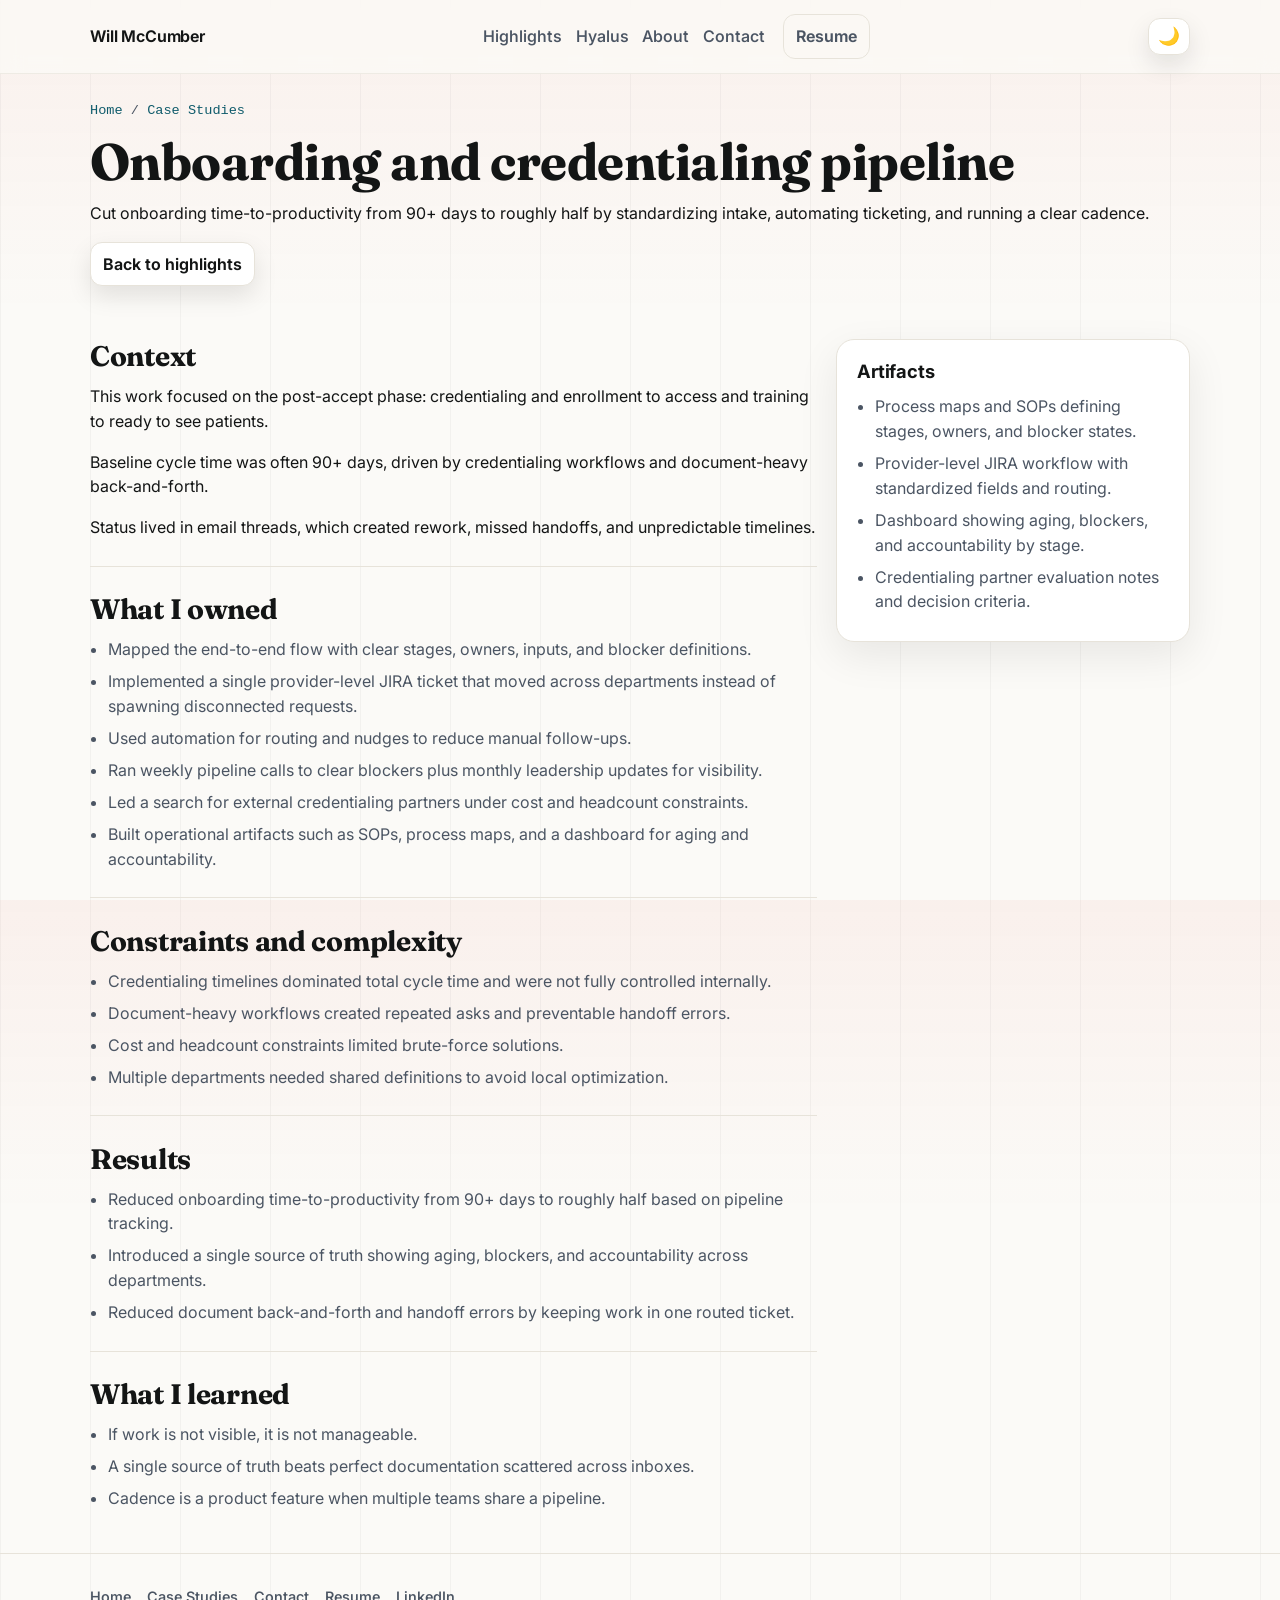
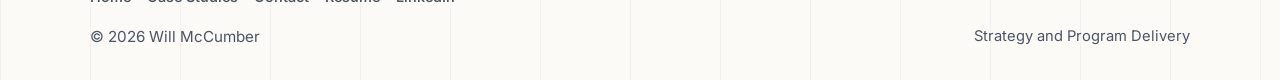
<file: case-studies/onboarding-credentialing-pipeline.html>
<!DOCTYPE html>
<html lang="en">
<head>
  <meta charset="utf-8" />
  <meta name="viewport" content="width=device-width, initial-scale=1" />
  <title>Onboarding and credentialing pipeline | Will McCumber</title>
  <meta name="description" content="Case study: redesigning onboarding and credentialing workflows to cut time to productivity by about 50%." />
  <meta name="author" content="Will McCumber" />
  <meta name="robots" content="index,follow" />
  <meta name="theme-color" content="#fbfaf7" />
  <link rel="canonical" href="https://www.willmccumber.com/case-studies/onboarding-credentialing-pipeline.html" />

  <!-- Icons -->
  <link rel="icon" href="../assets/favicon.ico" sizes="any">
  <link rel="icon" href="../assets/icon.svg" type="image/svg+xml">
  <link rel="apple-touch-icon" href="../assets/apple-touch-icon.png">
  <link rel="manifest" href="../manifest.json">

  <!-- Open Graph -->
  <meta property="og:title" content="Onboarding and credentialing pipeline | Will McCumber" />
  <meta property="og:description" content="Case study: redesigning onboarding and credentialing workflows to cut time to productivity by about 50%." />
  <meta property="og:type" content="website" />
  <meta property="og:image" content="https://www.willmccumber.com/assets/headshot.jpg" />
  <meta property="og:url" content="https://www.willmccumber.com/case-studies/onboarding-credentialing-pipeline.html" />

  <!-- Twitter Card -->
  <meta name="twitter:card" content="summary_large_image" />
  <meta name="twitter:title" content="Onboarding and credentialing pipeline | Will McCumber" />
  <meta name="twitter:description" content="Case study: redesigning onboarding and credentialing workflows to cut time to productivity by about 50%." />
  <meta name="twitter:image" content="https://www.willmccumber.com/assets/headshot.jpg" />

  <script type="application/ld+json">
{
  "@context": "https://schema.org",
  "@type": "BreadcrumbList",
  "itemListElement": [
    {"@type": "ListItem", "position": 1, "name": "Home", "item": "https://www.willmccumber.com/"},
    {"@type": "ListItem", "position": 2, "name": "Case Studies", "item": "https://www.willmccumber.com/case-studies/"},
    {"@type": "ListItem", "position": 3, "name": "Onboarding and Credentialing Pipeline"}
  ]
}
  </script>

  <!-- Analytics -->
  <script src="https://cdn.counter.dev/script.js" data-id="87e6ac7b-272c-470d-b0e3-2a1204f4a0e0" data-utcoffset="-7" defer></script>

  <!-- Fonts -->
  <link rel="preconnect" href="https://fonts.googleapis.com">
  <link rel="preconnect" href="https://fonts.gstatic.com" crossorigin>
  <link href="https://fonts.googleapis.com/css2?family=Inter:wght@350;400;500;600;700;800&family=Fraunces:opsz,wght@9..144,500;9..144,650;9..144,750&display=swap" rel="stylesheet">

  <link rel="stylesheet" href="../assets/site.css" />
</head>
<body>
<a class="skip-link" href="#main">Skip to content</a>
<header id="siteHeader" class="header">
  <div class="container header-inner">
    <a class="brand" href="../index.html" aria-label="Home">
      <span class="brand-text">Will McCumber</span>
    </a>

    <div class="nav-links" id="navLinks">
      <nav class="nav" aria-label="Primary">
        <a href="../index.html#work">Highlights</a>
        <a href="../index.html#hyalus">Hyalus</a>
        <a href="../index.html#about">About</a>
        <a href="../index.html#contact">Contact</a>
        <a class="btn small ghost" href="../assets/Will_McCumber_Resume.pdf" target="_blank" rel="noopener">Resume</a>
      </nav>
    </div>

    <button class="btn small icon theme-toggle" id="themeToggle" type="button" aria-label="Switch to dark mode">🌙</button>
    <button class="btn small icon nav-toggle" id="navToggle" type="button" aria-label="Toggle menu" aria-expanded="false">☰</button>
  </div>
</header>
<main id="main">
  <section class="page-hero">
    <div class="container">
      <div class="breadcrumbs"><a href="../index.html">Home</a> / <a href="index.html">Case Studies</a></div>
      <h1>Onboarding and credentialing pipeline</h1>
      <p class="lead">Cut onboarding time-to-productivity from 90+ days to roughly half by standardizing intake, automating ticketing, and running a clear cadence.</p>
      <div class="btn-row">
        <a class="btn small" href="../index.html#work">Back to highlights</a>
      </div>
    </div>
  </section>

  <section class="section tight">
    <div class="container">
      <div class="grid">
        <div class="col-8">
          <h2>Context</h2>
          <p>This work focused on the post-accept phase: credentialing and enrollment to access and training to ready to see patients.</p>
<p>Baseline cycle time was often 90+ days, driven by credentialing workflows and document-heavy back-and-forth.</p>
<p>Status lived in email threads, which created rework, missed handoffs, and unpredictable timelines.</p>

          <hr class="sep" />

          <h2>What I owned</h2>
          <ul class="list">
            <li>Mapped the end-to-end flow with clear stages, owners, inputs, and blocker definitions.</li>
<li>Implemented a single provider-level JIRA ticket that moved across departments instead of spawning disconnected requests.</li>
<li>Used automation for routing and nudges to reduce manual follow-ups.</li>
<li>Ran weekly pipeline calls to clear blockers plus monthly leadership updates for visibility.</li>
<li>Led a search for external credentialing partners under cost and headcount constraints.</li>
<li>Built operational artifacts such as SOPs, process maps, and a dashboard for aging and accountability.</li>
          </ul>

          <hr class="sep" />

          <h2>Constraints and complexity</h2>
          <ul class="list">
            <li>Credentialing timelines dominated total cycle time and were not fully controlled internally.</li>
<li>Document-heavy workflows created repeated asks and preventable handoff errors.</li>
<li>Cost and headcount constraints limited brute-force solutions.</li>
<li>Multiple departments needed shared definitions to avoid local optimization.</li>
          </ul>

          <hr class="sep" />

          <h2>Results</h2>
          <ul class="list">
            <li>Reduced onboarding time-to-productivity from 90+ days to roughly half based on pipeline tracking.</li>
<li>Introduced a single source of truth showing aging, blockers, and accountability across departments.</li>
<li>Reduced document back-and-forth and handoff errors by keeping work in one routed ticket.</li>
          </ul>

          <hr class="sep" />

          <h2>What I learned</h2>
          <ul class="list">
            <li>If work is not visible, it is not manageable.</li>
<li>A single source of truth beats perfect documentation scattered across inboxes.</li>
<li>Cadence is a product feature when multiple teams share a pipeline.</li>
          </ul>

          
        </div>

        <aside class="col-4">
          <div class="card pad">
            <h3 class="mt-0">Artifacts</h3>
            <ul class="list">
              <li>Process maps and SOPs defining stages, owners, and blocker states.</li>
<li>Provider-level JIRA workflow with standardized fields and routing.</li>
<li>Dashboard showing aging, blockers, and accountability by stage.</li>
<li>Credentialing partner evaluation notes and decision criteria.</li>
            </ul>
          </div>
        </aside>
      </div>
    </div>
  </section>
</main>
<footer class="footer">
  <div class="container">
    <div class="footer-nav">
      <a href="../index.html">Home</a>
      <a href="index.html">Case Studies</a>
      <a href="../index.html#contact">Contact</a>
      <a href="../assets/Will_McCumber_Resume.pdf" target="_blank" rel="noopener">Resume</a>
      <a href="https://www.linkedin.com/in/will-mccumber/" target="_blank" rel="noopener">LinkedIn</a>
    </div>
    <div class="row">
      <div>&copy; <span id="y"></span> Will McCumber</div>
      <div class="note">Strategy and Program Delivery</div>
    </div>
  </div>
</footer>

<button class="btn small icon back-to-top" id="topBtn" aria-label="Back to top">&#8593;</button>
<script src="../assets/site.js" defer></script>
</body>
</html>
</file>
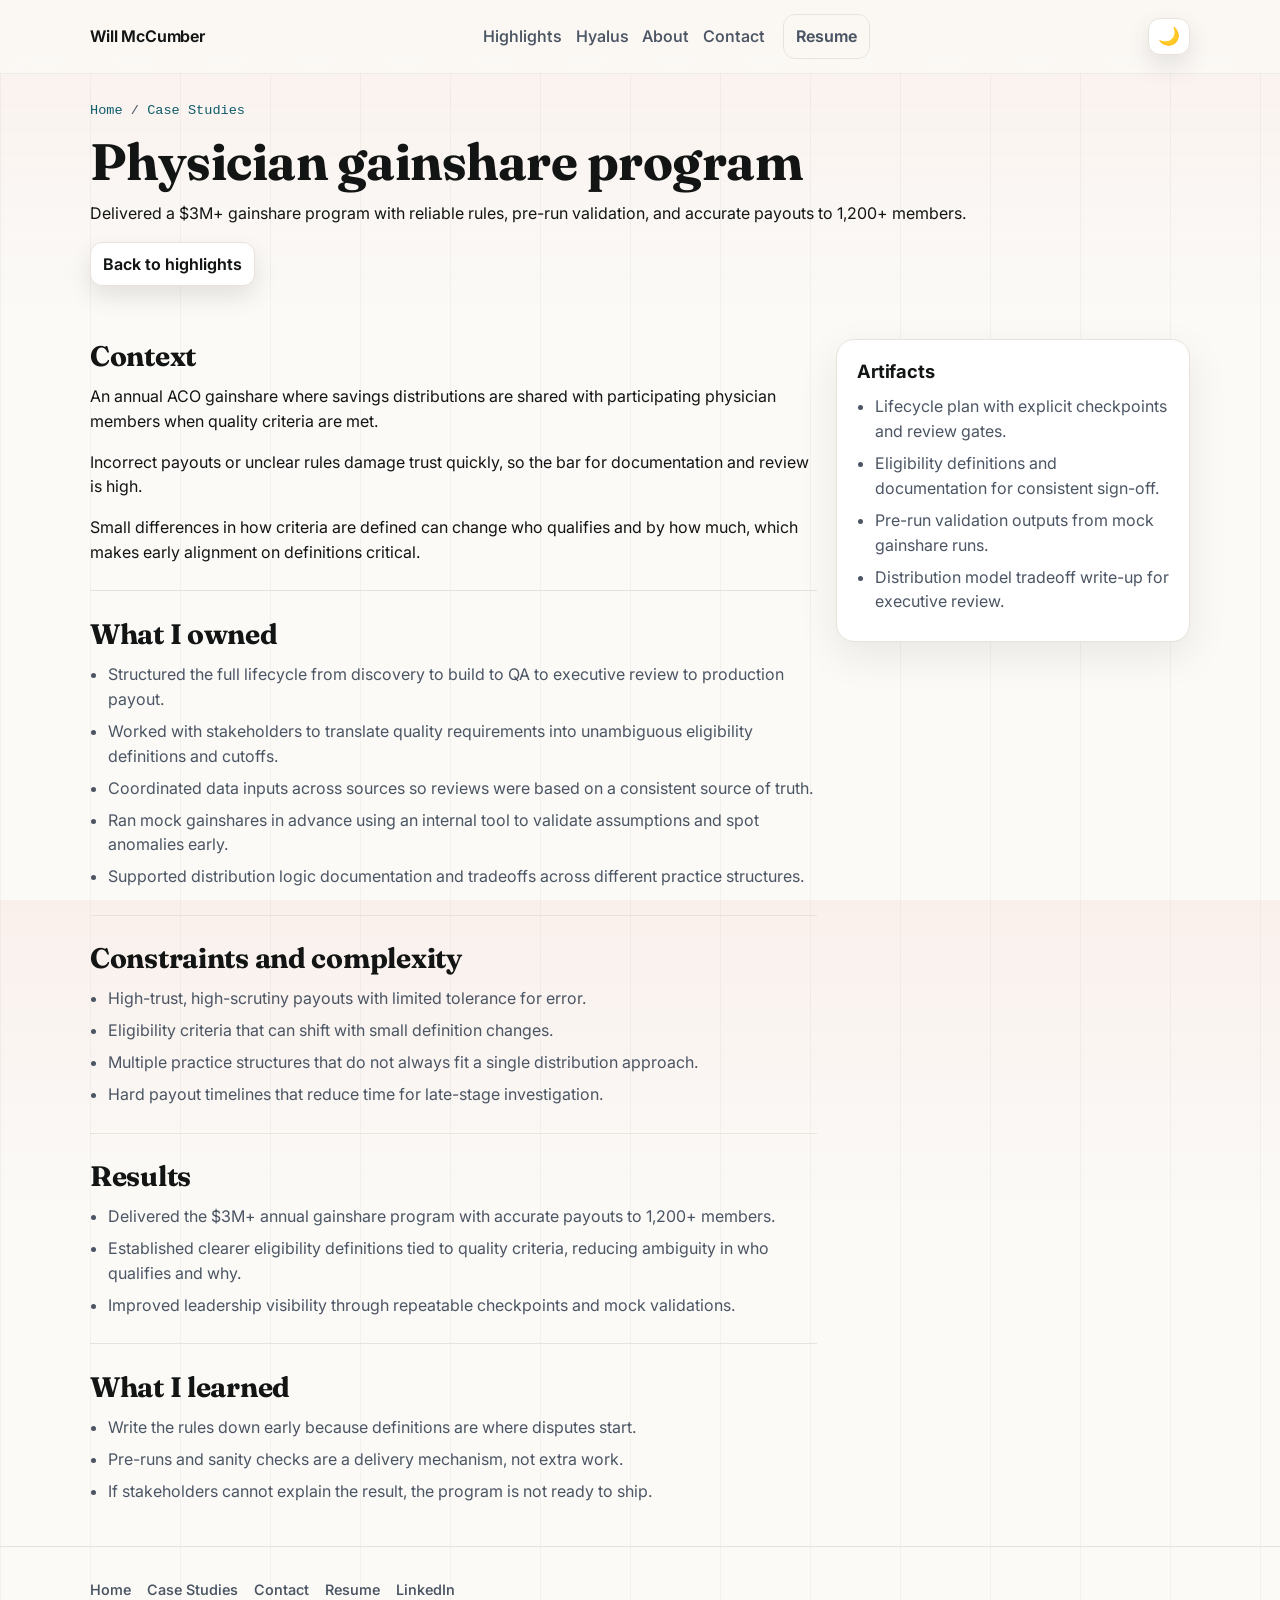
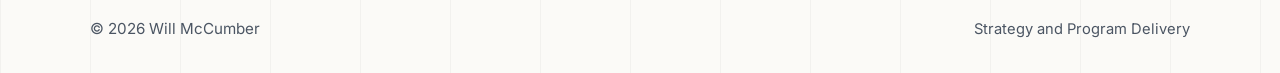
<file: case-studies/physician-gainshare-program.html>
<!DOCTYPE html>
<html lang="en">
<head>
  <meta charset="utf-8" />
  <meta name="viewport" content="width=device-width, initial-scale=1" />
  <title>Physician Gainshare program | Will McCumber</title>
  <meta name="description" content="Case study: delivering a $3M+ incentive program with data quality controls and executive alignment." />
  <meta name="author" content="Will McCumber" />
  <meta name="robots" content="index,follow" />
  <meta name="theme-color" content="#fbfaf7" />
  <link rel="canonical" href="https://www.willmccumber.com/case-studies/physician-gainshare-program.html" />

  <!-- Icons -->
  <link rel="icon" href="../assets/favicon.ico" sizes="any">
  <link rel="icon" href="../assets/icon.svg" type="image/svg+xml">
  <link rel="apple-touch-icon" href="../assets/apple-touch-icon.png">
  <link rel="manifest" href="../manifest.json">

  <!-- Open Graph -->
  <meta property="og:title" content="Physician Gainshare program | Will McCumber" />
  <meta property="og:description" content="Case study: delivering a $3M+ incentive program with data quality controls and executive alignment." />
  <meta property="og:type" content="website" />
  <meta property="og:image" content="https://www.willmccumber.com/assets/headshot.jpg" />
  <meta property="og:url" content="https://www.willmccumber.com/case-studies/physician-gainshare-program.html" />

  <!-- Twitter Card -->
  <meta name="twitter:card" content="summary_large_image" />
  <meta name="twitter:title" content="Physician Gainshare program | Will McCumber" />
  <meta name="twitter:description" content="Case study: delivering a $3M+ incentive program with data quality controls and executive alignment." />
  <meta name="twitter:image" content="https://www.willmccumber.com/assets/headshot.jpg" />

  <script type="application/ld+json">
{
  "@context": "https://schema.org",
  "@type": "BreadcrumbList",
  "itemListElement": [
    {"@type": "ListItem", "position": 1, "name": "Home", "item": "https://www.willmccumber.com/"},
    {"@type": "ListItem", "position": 2, "name": "Case Studies", "item": "https://www.willmccumber.com/case-studies/"},
    {"@type": "ListItem", "position": 3, "name": "Physician Gainshare Program"}
  ]
}
  </script>

  <!-- Analytics -->
  <script src="https://cdn.counter.dev/script.js" data-id="87e6ac7b-272c-470d-b0e3-2a1204f4a0e0" data-utcoffset="-7" defer></script>

  <!-- Fonts -->
  <link rel="preconnect" href="https://fonts.googleapis.com">
  <link rel="preconnect" href="https://fonts.gstatic.com" crossorigin>
  <link href="https://fonts.googleapis.com/css2?family=Inter:wght@350;400;500;600;700;800&family=Fraunces:opsz,wght@9..144,500;9..144,650;9..144,750&display=swap" rel="stylesheet">

  <link rel="stylesheet" href="../assets/site.css" />
</head>
<body>
<a class="skip-link" href="#main">Skip to content</a>
<header id="siteHeader" class="header">
  <div class="container header-inner">
    <a class="brand" href="../index.html" aria-label="Home">
      <span class="brand-text">Will McCumber</span>
    </a>

    <div class="nav-links" id="navLinks">
      <nav class="nav" aria-label="Primary">
        <a href="../index.html#work">Highlights</a>
        <a href="../index.html#hyalus">Hyalus</a>
        <a href="../index.html#about">About</a>
        <a href="../index.html#contact">Contact</a>
        <a class="btn small ghost" href="../assets/Will_McCumber_Resume.pdf" target="_blank" rel="noopener">Resume</a>
      </nav>
    </div>

    <button class="btn small icon theme-toggle" id="themeToggle" type="button" aria-label="Switch to dark mode">🌙</button>
    <button class="btn small icon nav-toggle" id="navToggle" type="button" aria-label="Toggle menu" aria-expanded="false">☰</button>
  </div>
</header>
<main id="main">
  <section class="page-hero">
    <div class="container">
      <div class="breadcrumbs"><a href="../index.html">Home</a> / <a href="index.html">Case Studies</a></div>
      <h1>Physician gainshare program</h1>
      <p class="lead">Delivered a $3M+ gainshare program with reliable rules, pre-run validation, and accurate payouts to 1,200+ members.</p>
      <div class="btn-row">
        <a class="btn small" href="../index.html#work">Back to highlights</a>
      </div>
    </div>
  </section>

  <section class="section tight">
    <div class="container">
      <div class="grid">
        <div class="col-8">
          <h2>Context</h2>
          <p>An annual ACO gainshare where savings distributions are shared with participating physician members when quality criteria are met.</p>
<p>Incorrect payouts or unclear rules damage trust quickly, so the bar for documentation and review is high.</p>
<p>Small differences in how criteria are defined can change who qualifies and by how much, which makes early alignment on definitions critical.</p>

          <hr class="sep" />

          <h2>What I owned</h2>
          <ul class="list">
            <li>Structured the full lifecycle from discovery to build to QA to executive review to production payout.</li>
<li>Worked with stakeholders to translate quality requirements into unambiguous eligibility definitions and cutoffs.</li>
<li>Coordinated data inputs across sources so reviews were based on a consistent source of truth.</li>
<li>Ran mock gainshares in advance using an internal tool to validate assumptions and spot anomalies early.</li>
<li>Supported distribution logic documentation and tradeoffs across different practice structures.</li>
          </ul>

          <hr class="sep" />

          <h2>Constraints and complexity</h2>
          <ul class="list">
            <li>High-trust, high-scrutiny payouts with limited tolerance for error.</li>
<li>Eligibility criteria that can shift with small definition changes.</li>
<li>Multiple practice structures that do not always fit a single distribution approach.</li>
<li>Hard payout timelines that reduce time for late-stage investigation.</li>
          </ul>

          <hr class="sep" />

          <h2>Results</h2>
          <ul class="list">
            <li>Delivered the $3M+ annual gainshare program with accurate payouts to 1,200+ members.</li>
<li>Established clearer eligibility definitions tied to quality criteria, reducing ambiguity in who qualifies and why.</li>
<li>Improved leadership visibility through repeatable checkpoints and mock validations.</li>
          </ul>

          <hr class="sep" />

          <h2>What I learned</h2>
          <ul class="list">
            <li>Write the rules down early because definitions are where disputes start.</li>
<li>Pre-runs and sanity checks are a delivery mechanism, not extra work.</li>
<li>If stakeholders cannot explain the result, the program is not ready to ship.</li>
          </ul>

          
        </div>

        <aside class="col-4">
          <div class="card pad">
            <h3 class="mt-0">Artifacts</h3>
            <ul class="list">
              <li>Lifecycle plan with explicit checkpoints and review gates.</li>
<li>Eligibility definitions and documentation for consistent sign-off.</li>
<li>Pre-run validation outputs from mock gainshare runs.</li>
<li>Distribution model tradeoff write-up for executive review.</li>
            </ul>
          </div>
        </aside>
      </div>
    </div>
  </section>
</main>
<footer class="footer">
  <div class="container">
    <div class="footer-nav">
      <a href="../index.html">Home</a>
      <a href="index.html">Case Studies</a>
      <a href="../index.html#contact">Contact</a>
      <a href="../assets/Will_McCumber_Resume.pdf" target="_blank" rel="noopener">Resume</a>
      <a href="https://www.linkedin.com/in/will-mccumber/" target="_blank" rel="noopener">LinkedIn</a>
    </div>
    <div class="row">
      <div>&copy; <span id="y"></span> Will McCumber</div>
      <div class="note">Strategy and Program Delivery</div>
    </div>
  </div>
</footer>

<button class="btn small icon back-to-top" id="topBtn" aria-label="Back to top">&#8593;</button>
<script src="../assets/site.js" defer></script>
</body>
</html>
</file>
<file: assets/site.css>
/* Will McCumber site styles
   Design cues: machined metal (fine lines), warm neutrals, precise accent color.
*/

:root{
  --bg:#fbfaf7;
  --panel:#ffffff;
  --text:#131515;
  --muted:#4b5563;
  --border:#e7e3da;
  --shadow:0 14px 40px rgba(10,10,10,.08);
  --shadow-2:0 10px 24px rgba(10,10,10,.10);
  --accent:#e23d28;        /* seconds-hand red */
  --accent-2:#0ea5a4;      /* lume teal */
  --link:#0f5b6b;
  --radius:18px;
  --max:1100px;
  --mono: ui-monospace, SFMono-Regular, Menlo, Monaco, Consolas, "Liberation Mono","Courier New", monospace;
}

*{box-sizing:border-box}
html,body{height:100%}
body{
  margin:0;
  font-family: Inter, system-ui, -apple-system, Segoe UI, Roboto, Helvetica, Arial, "Apple Color Emoji", "Segoe UI Emoji";
  color:var(--text);
  background:
    linear-gradient(180deg, rgba(226,61,40,.05) 0%, transparent 35%),
    repeating-linear-gradient(90deg, rgba(0,0,0,.035) 0, rgba(0,0,0,.035) 1px, transparent 1px, transparent 90px),
    var(--bg);
  line-height:1.55;
}

:root.dark{
  --bg:#1a1a1a;
  --panel:#242424;
  --text:#e8e6e3;
  --muted:#9ca3af;
  --border:#3a3a3a;
  --shadow:0 14px 40px rgba(0,0,0,.25);
  --shadow-2:0 10px 24px rgba(0,0,0,.3);
  --link:#5dc8d6;
}
:root.dark body{
  background:
    linear-gradient(180deg, rgba(14,165,164,.08) 0%, transparent 40%),
    repeating-linear-gradient(90deg, rgba(255,255,255,.045) 0, rgba(255,255,255,.045) 1px, transparent 1px, transparent 92px),
    var(--bg);
}

@media (prefers-color-scheme: dark){
  :root:not(.light){
    --bg:#1a1a1a;
    --panel:#242424;
    --text:#e8e6e3;
    --muted:#9ca3af;
    --border:#3a3a3a;
    --shadow:0 14px 40px rgba(0,0,0,.25);
    --shadow-2:0 10px 24px rgba(0,0,0,.3);
    --link:#5dc8d6;
  }
  :root:not(.light) body{
    background:
      linear-gradient(180deg, rgba(14,165,164,.08) 0%, transparent 40%),
      repeating-linear-gradient(90deg, rgba(255,255,255,.045) 0, rgba(255,255,255,.045) 1px, transparent 1px, transparent 92px),
      var(--bg);
  }
}

img{max-width:100%; height:auto; display:block}
a{color:var(--link); text-decoration:none}
a:hover{text-decoration:underline}
p{margin:0 0 1rem}
h1,h2,h3{font-family: "Fraunces", ui-serif, Georgia, serif; letter-spacing:-.01em; margin:0 0 .7rem}
h1{font-size:clamp(2rem, 4vw, 3.2rem); line-height:1.1}
h2{font-size:clamp(1.4rem, 2.2vw, 2rem); line-height:1.2}
h3{font-size:1.15rem; line-height:1.25; font-family:Inter, system-ui, sans-serif; letter-spacing:-.01em}

.container{width:min(var(--max), calc(100% - 2.4rem)); margin:0 auto}
.section{padding:3.2rem 0}
.section.tight{padding:2.2rem 0}
.section-head{display:flex; gap:1rem; align-items:flex-end; justify-content:space-between; margin-bottom:1.3rem}
.card{
  background:var(--panel);
  border:1px solid var(--border);
  border-radius:var(--radius);
  box-shadow:var(--shadow);
}
.card.pad{padding:1.25rem}
.card.pad-lg{padding:1.6rem}
.grid{display:grid; gap:1.2rem; grid-template-columns:repeat(12, minmax(0,1fr))}
.grid.two{grid-template-columns:repeat(2, minmax(0,1fr))}
.grid.three{grid-template-columns:repeat(3, minmax(0,1fr))}
@media (max-width: 900px){
  .grid.two,.grid.three{grid-template-columns:1fr}
}

/* Header */
.skip-link{
  position:absolute; left:1rem; top:1rem;
  transform:translateY(-200%);
  padding:.6rem .85rem;
  border-radius:12px;
  background:var(--panel);
  border:1px solid var(--border);
  color:var(--text);
}
.skip-link:focus{transform:translateY(0); z-index:9999}

.header{
  position:sticky; top:0; z-index:50;
  backdrop-filter: blur(10px);
  background: color-mix(in srgb, var(--bg) 78%, transparent);
  border-bottom:1px solid color-mix(in srgb, var(--border) 65%, transparent);
}
.header-inner{
  display:flex; align-items:center; justify-content:space-between;
  padding:.9rem 0;
}
.brand{
  display:flex; align-items:center; gap:.75rem; color:var(--text);
}
.brand-mark{
  width:34px; height:34px; border-radius:12px;
  border:1px solid var(--border);
  background:var(--panel);
  display:grid; place-items:center;
  box-shadow:var(--shadow-2);
}
.brand span{
  font-weight:650; letter-spacing:-.01em;
}
.nav{
  display:flex; align-items:center; gap:.85rem;
}
.nav a{color:var(--muted); font-weight:550}
.nav a:hover{color:var(--text); text-decoration:none}
.nav .btn{margin-left:.25rem}

.btn{
  display:inline-flex; align-items:center; justify-content:center; gap:.55rem;
  padding:.75rem 1rem;
  border-radius:14px;
  border:1px solid var(--border);
  background:var(--panel);
  color:var(--text);
  font-weight:650;
  box-shadow:var(--shadow-2);
  cursor:pointer;
}
.btn:hover{text-decoration:none; transform:translateY(-1px)}
.btn:active{transform:translateY(0)}
.btn.primary{
  background:var(--accent);
  border-color: color-mix(in srgb, var(--accent) 78%, #000);
  color:#fff;
}
.btn.ghost{
  background:transparent;
  box-shadow:none;
}
.btn.small{padding:.55rem .75rem; border-radius:12px; font-weight:650}
.btn.icon{padding:.55rem .65rem; width:42px}

.nav-toggle{display:none}
@media (max-width: 860px){
  .nav-toggle{display:inline-flex}
  .nav-links{display:none; position:absolute; top:100%; left:0; right:0; padding:1rem; background:var(--bg); border-bottom:1px solid var(--border)}
  .header.open .nav-links{display:block}
  .nav-links .nav{flex-direction:column; align-items:flex-start}
}

/* Hero */
.hero{
  padding:2.6rem 0 2.2rem;
}
.hero-grid{
  display:grid;
  gap:1.4rem;
  grid-template-columns: 1.2fr .8fr;
  align-items:stretch;
}
@media (max-width: 900px){
  .hero-grid{grid-template-columns:1fr}
}
.hero .eyebrow{
  display:inline-flex; align-items:center; gap:.6rem;
  padding:.35rem .65rem;
  border-radius:999px;
  border:1px solid var(--border);
  background:color-mix(in srgb, var(--panel) 85%, transparent);
  color:var(--muted);
  font-family:var(--mono);
  font-size:.82rem;
}
.hero .lead{
  font-size:1.05rem;
  color:var(--muted);
  max-width:56ch;
}
.hero .note{ margin-top:1.35rem; }
.hero .cta{display:flex; gap:.7rem; flex-wrap:wrap; margin-top:1.1rem}

.hero-figure{
  overflow:hidden;
  position:relative;
  min-height:340px;
}
.hero-figure img{
  width:100%; height:100%;
  object-fit:cover;
  transform:scale(1.03);
}
.hero-figure .fig-overlay{
  position:absolute; inset:0;
  background:linear-gradient(140deg, rgba(0,0,0,.40) 0%, rgba(0,0,0,0) 55%);
}
:root.dark .hero-figure .fig-overlay{
  background:linear-gradient(140deg, rgba(0,0,0,.55) 0%, rgba(0,0,0,0) 60%);
}
.hero-figure .fig-label{
  position:absolute; left:1rem; bottom:1rem; right:1rem;
  color:#fff;
}
.hero-figure .fig-label .title{
  font-family:Inter, system-ui, sans-serif;
  font-weight:750;
  letter-spacing:-.01em;
}
.hero-figure .fig-label .lead{font-size:1.03rem; color:var(--muted); max-width:72ch}

/* Lists */

.list{
  margin:0; padding-left:1.1rem;
  color:var(--muted);
}
.list li{margin:.45rem 0}

/* Highlight cards */
.highlight{
  display:flex; flex-direction:column; gap:.65rem;
}
.highlight .meta{
  display:flex; gap:.6rem; align-items:center; flex-wrap:wrap;
  color:var(--muted);
  font-family:var(--mono);
  font-size:.85rem;
}
.pill{
  display:inline-flex; align-items:center;
  padding:.22rem .55rem;
  border-radius:999px;
  border:1px solid var(--border);
  background:color-mix(in srgb, var(--panel) 90%, transparent);
}
.metric{
  font-family:var(--mono);
  font-weight:800;
  color:var(--text);
}

/* Gallery */
.gallery{
  display:grid;
  grid-template-columns: 1.2fr .8fr;
  gap:1.1rem;
}
@media (max-width: 900px){
  .gallery{grid-template-columns:1fr}
}
.gallery .stack{display:grid; gap:1.1rem}
.media{
  border-radius:var(--radius);
  overflow:hidden;
  border:1px solid var(--border);
  background:var(--panel);
  box-shadow:var(--shadow);
}
.media img{width:100%; height:100%; object-fit:cover}
.caption{
  padding:.75rem 1rem;
  color:var(--muted);
  font-size:.92rem;
}

/* Case studies list */
.cs-item{
  display:flex; flex-direction:column; gap:.55rem;
}
.cs-item h3{margin:0}
.cs-item .desc{color:var(--muted); margin:0}
.cs-item .links{display:flex; gap:.7rem; flex-wrap:wrap}
.cs-item .links a{font-weight:650}

/* Page hero */
.page-hero{
  padding:1.6rem 0 1.1rem;
}
.breadcrumbs{
  font-family:var(--mono);
  color:var(--muted);
  font-size:.85rem;
  margin-bottom:.8rem;
}
.meta-line{
  color:var(--muted);
  font-family:var(--mono);
  font-size:.9rem;
  margin-top:.2rem;
}
.facts{
  display:grid;
  grid-template-columns:repeat(3, minmax(0,1fr));
  gap:.9rem;
  margin-top:1.2rem;
}
@media (max-width:900px){ .facts{grid-template-columns:1fr} }
.fact{
  padding:.9rem;
  border-radius:14px;
  border:1px solid var(--border);
  background:color-mix(in srgb, var(--panel) 92%, transparent);
}
.fact .label{
  font-family:var(--mono);
  font-size:.8rem;
  text-transform:uppercase;
  letter-spacing:.06em;
  color:var(--muted);
}
.fact .value{font-weight:700; margin-top:.3rem}

/* Footer */
.footer{
  border-top:1px solid var(--border);
  padding:2rem 0;
  color:var(--muted);
  font-size:.95rem;
}
.footer a{color:inherit}
.footer-nav{display:flex; gap:1rem; flex-wrap:wrap; margin-bottom:1rem; font-size:.9rem}
.footer-nav a{font-weight:550}
.footer .row{display:flex; align-items:center; justify-content:space-between; gap:1rem; flex-wrap:wrap}
.note{
  color:var(--muted);
  font-size:.92rem;
}

hr.sep{
  border:0;
  border-top:1px solid var(--border);
  margin:1.6rem 0;
}
/* Case study helpers (kept compatible with older page structure) */
.col-8{grid-column:span 8}
.col-4{grid-column:span 4}
@media (max-width: 900px){
  .col-8,.col-4{grid-column:span 12}
}

.case-list{
  margin:0;
  padding-left:1.15rem;
  color:var(--muted);
}
.case-list li{margin:.55rem 0}
.callout{
  padding:1rem 1rem;
  border-radius:16px;
  border:1px solid var(--border);
  background:color-mix(in srgb, var(--panel) 92%, transparent);
  box-shadow:var(--shadow-2);
  margin:1rem 0 1.2rem;
}
.section-title{
  margin-top:1.4rem;
  padding-top:.4rem;
}
.toc{
  position:sticky;
  top:90px;
  padding:1rem;
  border:1px solid var(--border);
  border-radius:16px;
  background:color-mix(in srgb, var(--panel) 92%, transparent);
  box-shadow:var(--shadow);
}
.toc a{display:block; padding:.4rem 0; color:var(--muted); font-weight:650}
.toc a:hover{color:var(--text); text-decoration:none}
.link{color:var(--link); font-weight:700}
.muted{color:var(--muted)}
.chips{display:flex; gap:.5rem; flex-wrap:wrap; margin:.75rem 0}
.chips .pill{font-family:var(--mono); font-size:.8rem}
.snapshots{display:grid; gap:1rem; margin-top:1rem}
.snapshot{
  padding:1rem;
  border:1px solid var(--border);
  border-radius:16px;
  background:color-mix(in srgb, var(--panel) 92%, transparent);
}
.snapshot .role{font-family:var(--mono); color:var(--muted); font-size:.85rem}


/* Hyalus section (contained, IG-inspired) */
.hyalus-section{
  position:relative;
  border-top:1px solid color-mix(in srgb, var(--border) 72%, transparent);
  border-bottom:1px solid color-mix(in srgb, var(--border) 72%, transparent);
  background:
    radial-gradient(900px circle at 18% 0%, color-mix(in srgb, var(--accent-2) 18%, transparent), transparent 55%),
    radial-gradient(900px circle at 85% 18%, rgba(0,0,0,.06), transparent 55%),
    var(--bg);
}
.hyalus-section::before{
  content:"";
  position:absolute;
  inset:0;
  pointer-events:none;
  opacity:.07;
  background-image:url("data:image/svg+xml,%3Csvg xmlns='http://www.w3.org/2000/svg' width='80' height='80' viewBox='0 0 80 80'%3E%3Cg fill='none' stroke='%23131515' stroke-opacity='0.35' stroke-width='1'%3E%3Cpath d='M40 6 L74 40 L40 74 L6 40 Z'/%3E%3Cpath d='M40 6 L40 74'/%3E%3Cpath d='M6 40 L40 74 L74 40'/%3E%3C/g%3E%3C/svg%3E");
  background-size:120px 120px;
  background-position: 20px 10px;
}
.hyalus-section .container{position:relative;}
.hyalus-title{
  display:flex;
  align-items:center;
  gap:.6rem;
}
.hyalus-icon{
  width:30px;
  height:30px;
  display:inline-flex;
  align-items:center;
  justify-content:center;
  color:var(--text);
}
.hyalus-icon svg{width:100%; height:100%; display:block;}
.hyalus-media-card{padding:1rem}
.hyalus-media{display:grid; gap:1rem}
.hyalus-feature{aspect-ratio:17/18}
.hyalus-feature img{object-position:50% 82%}
.hyalus-caption{margin:0}
.hyalus-grid{
  display:grid;
  grid-template-columns:repeat(2, minmax(0, 1fr));
  gap:1rem;
}
@media (max-width: 600px){
  .hyalus-grid{grid-template-columns:1fr;}
}
.hyalus-grid .media{
  aspect-ratio:1/1;
  box-shadow:none;
  border-radius:16px;
}
.hyalus-grid .media img{width:100%; height:100%;}
.hyalus-grid .media.glow{
  border-color: color-mix(in srgb, var(--accent-2) 50%, var(--border));
  box-shadow: 0 0 0 1px color-mix(in srgb, var(--accent-2) 35%, transparent), 0 18px 40px rgba(14,165,164,.12);
}
.hyalus-list{
  list-style:none;
  padding-left:0;
}
.hyalus-list li{
  position:relative;
  padding-left:1.35rem;
}
.hyalus-list li::before{
  content:"";
  position:absolute;
  left:0;
  top:.45rem;
  width:.85rem;
  height:.85rem;
  background-repeat:no-repeat;
  background-size:contain;
  opacity:.9;
  background-image:url("data:image/svg+xml,%3Csvg xmlns='http://www.w3.org/2000/svg' viewBox='0 0 24 24'%3E%3Cpath fill='%230ea5a4' d='M12 2c2.9 4.8 7 8.6 7 13.1A7 7 0 1 1 5 15.1C5 10.6 9.1 6.8 12 2z'/%3E%3C/svg%3E");
}

/* Small helper text */
.sub{
  color:var(--muted);
  font-size:.95rem;
  margin-top:.25rem;
} 

/* Button rows */
.btn-row{
  display:flex;
  gap:.7rem;
  flex-wrap:wrap;
  margin-top:1rem;
}

@media (max-width: 480px){
  /* Keep primary CTA buttons on one line on mobile */
  .hero .btn-row{
    flex-wrap:nowrap;
    gap:.5rem;
  }
  .hero .btn-row .btn{
    flex:1 1 0;
    min-width:0;
    padding:.65rem .55rem;
    font-size:.95rem;
    border-radius:12px;
    white-space:nowrap;
  }
}

/* Dark mode toggle */
.theme-toggle{
  font-size:1.1rem;
  line-height:1;
  cursor:pointer;
}

/* Focus-visible for keyboard navigation */
:focus-visible{
  outline:2px solid var(--accent-2);
  outline-offset:2px;
}
.btn:focus-visible{
  outline-offset:3px;
}

/* Reduced motion */
@media (prefers-reduced-motion: reduce){
  *,*::before,*::after{
    animation-duration:.01ms !important;
    animation-iteration-count:1 !important;
    transition-duration:.01ms !important;
    scroll-behavior:auto !important;
  }
}

/* Smooth scroll */
html{scroll-behavior:smooth}

/* Utility classes */
.mt-0{margin-top:0}
.mt-sm{margin-top:.85rem}
.mt-md{margin-top:1rem}
.mt-lg{margin-top:1.2rem}
.aspect-4-5{aspect-ratio:4/5}
.caption-text{margin:.15rem 0 0}

/* Back to top button */
.back-to-top{
  position:fixed;
  bottom:1.5rem;
  right:1.5rem;
  z-index:40;
  opacity:0;
  pointer-events:none;
  transition:opacity .2s;
}
.back-to-top.visible{
  opacity:1;
  pointer-events:auto;
}

/* Print styles */
@media print{
  .header,.footer,.nav-toggle,.skip-link,.btn-row,.back-to-top,.theme-toggle{display:none}
  body{background:#fff}
  .card{box-shadow:none; border:1px solid #ccc}
  .section{padding:1rem 0}
  a{color:inherit; text-decoration:underline}
  a[href^="http"]::after{content:" (" attr(href) ")"; font-size:.8em}
}
</file>
